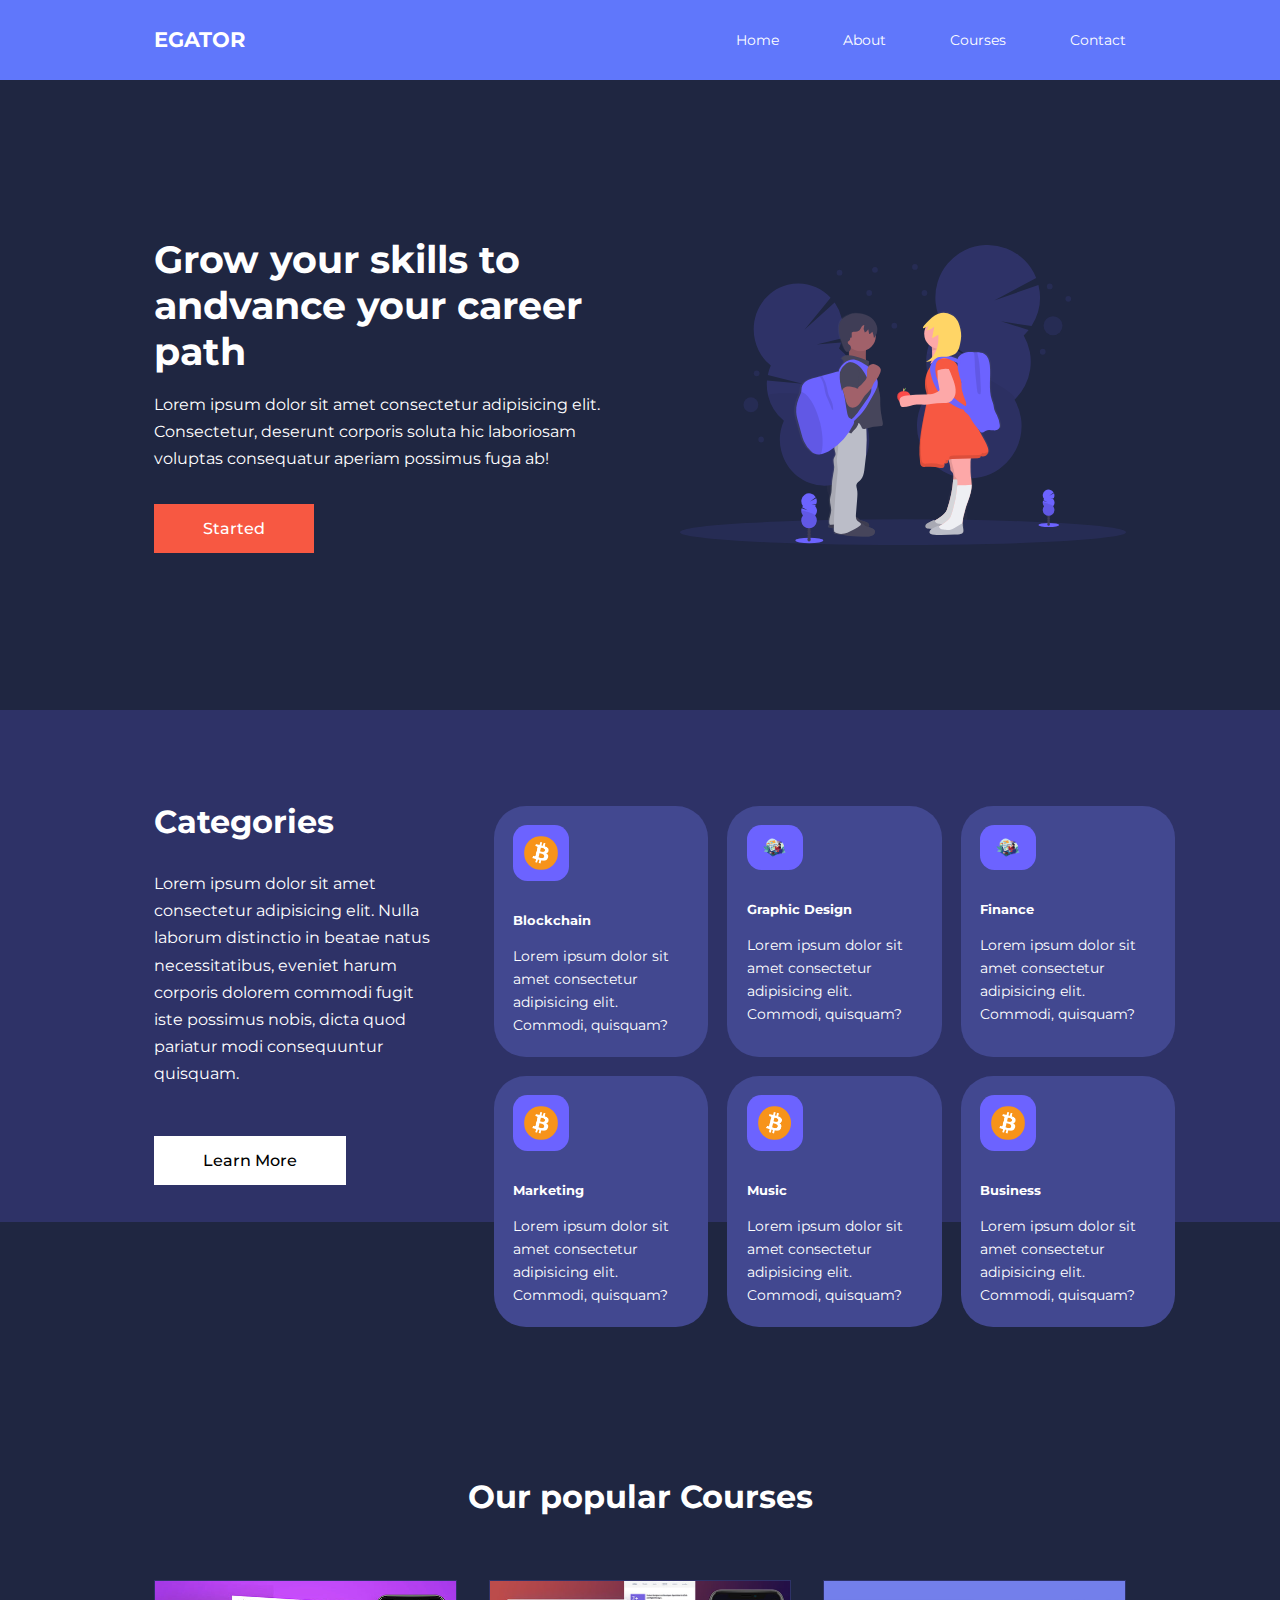
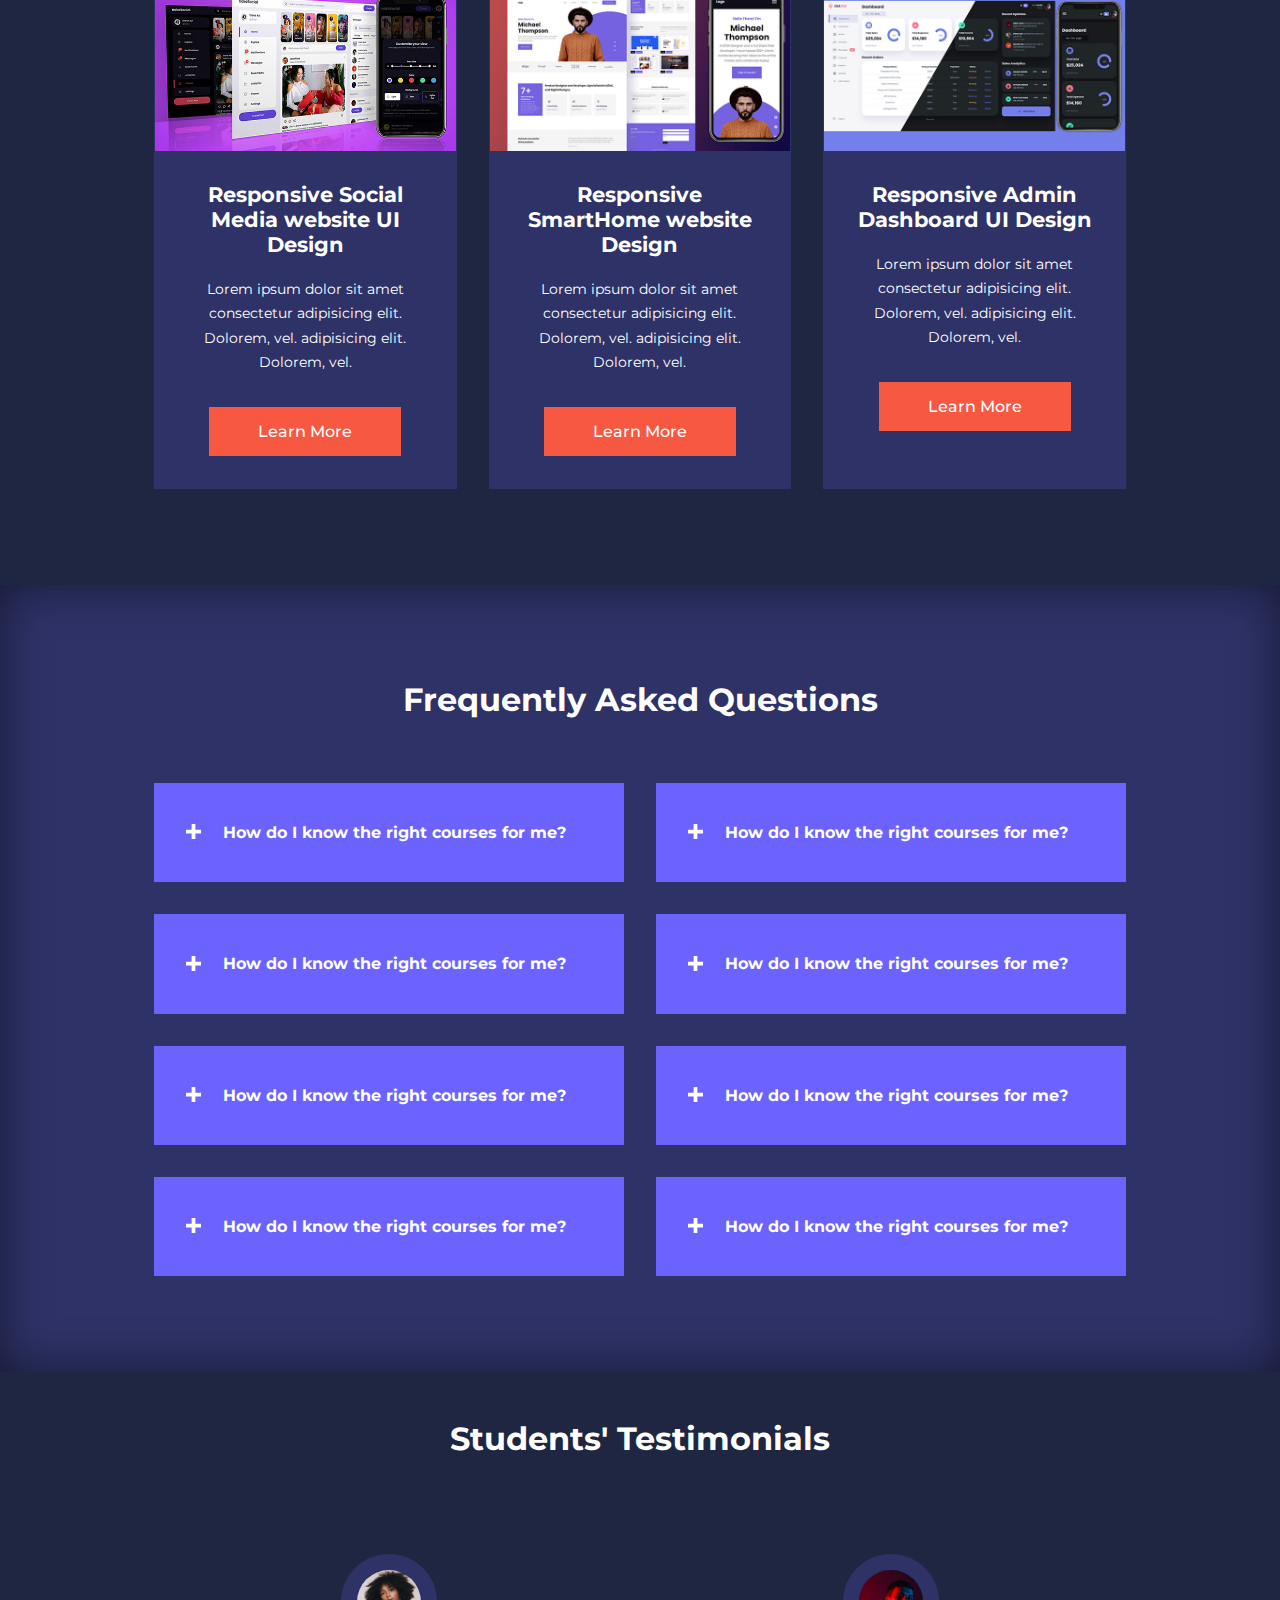
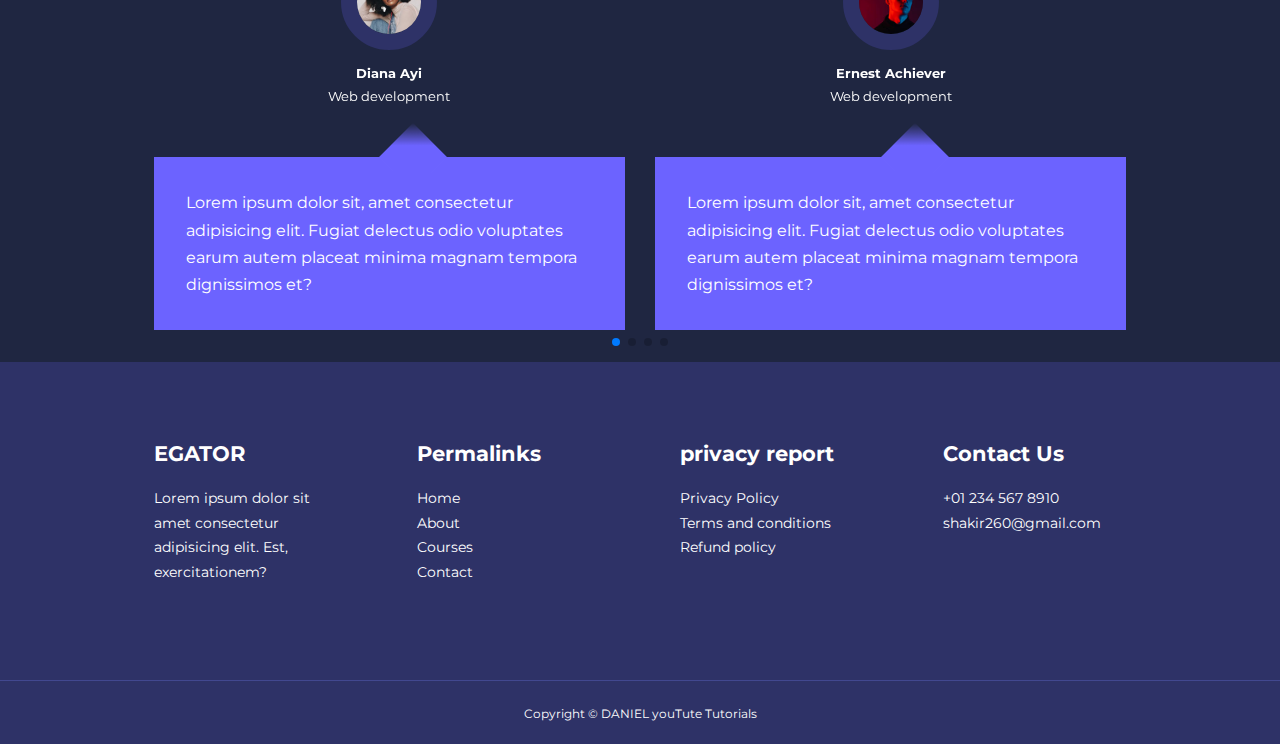
<file: index.html>
<!DOCTYPE html>
<html lang="en">

<head>
  <meta charset="UTF-8">
  <meta http-equiv="X-UA-Compatible" content="IE=edge">
  <meta name="viewport" content="width=device-width, initial-scale=1.0">
  <title>Education website</title>
  <!-- iconscout cdn -->
  <link rel="stylesheet" href="./src/css/style.css">
  <!-- font-awesome -->
  <!-- <link rel="stylesheet" href="https://cdnjs.cloudflare.com/ajax/libs/font-awesome/5.14.0/css/all.min.css" /> -->
  <link rel="stylesheet" href="https://cdnjs.cloudflare.com/ajax/libs/font-awesome/5.14.0/css/all.min.css" />


  <link rel="stylesheet" href="https://cdn.jsdelivr.net/npm/swiper@9/swiper-bundle.min.css" />

  <!-- Google Front (Montserrat) -->
  <link rel="preconnect" href="https://fonts.googleapis.com">
  <link rel="preconnect" href="https://fonts.gstatic.com" crossorigin>
  <link
    href="https://fonts.googleapis.com/css2?family=Montserrat:wght@300;400;500;600;700;800;900&family=Oswald:wght@200;300;400;500;600;700&family=Poppins:ital,wght@0,100;0,200;0,300;0,400;0,500;0,600;1,100;1,200;1,300&display=swap"
    rel="stylesheet">

</head>

<body>
  <nav>
    <div class="container  nav__container">
      <a href="index.html">
        <h4>EGATOR</h4>
      </a>
      <ul class="nav__menu">
        <li><a href="index.html">Home</a></li>
        <li><a href="./pages/About.html">About</a></li>
        <li><a href="./pages/Courses.html">Courses</a></li>
        <li><a href="./pages/Contact.html">Contact</a></li>
      </ul>

      <button id="open-menu-btn">
        <!-- <i class="fa fa-bars" aria-hidden="true"></i> -->
        <svg width="25" height="28" viewBox="0 0 40 28" fill="none" xmlns="http://www.w3.org/2000/svg">
          <rect x="0.5" y="0.5" width="39" height="3" fill="white" stroke="white" />
          <rect x="0.5" y="12.5" width="39" height="3" fill="white" stroke="white" />
          <rect x="0.5" y="24.5" width="39" height="3" fill="white" stroke="white" />
        </svg>

      </button>
      <button id="close-menu-btn">
        <!-- <i class="fa fa-times  close-menu-btn" aria-hidden="true"></i> -->

        <svg width="24" height="39" viewBox="0 0 39 39" fill="none" xmlns="http://www.w3.org/2000/svg">
          <line x1="2.31568" y1="4.37557" x2="36.3157" y2="34.3756" stroke="white" stroke-width="7" />
          <line x1="32.6244" y1="2.31568" x2="2.62444" y2="36.3157" stroke="white" stroke-width="7" />
        </svg>

        </svg>
      </button>



    </div>
  </nav>



  <header>
    <div class="container  header__container">
      <div class="header__left">
        <h1>Grow your skills to andvance your career path</h1>

        <p>Lorem ipsum dolor sit amet consectetur adipisicing elit. Consectetur, deserunt corporis soluta hic laboriosam
          voluptas consequatur aperiam possimus fuga ab!</p>

        <a href="./pages/fullCode/Courses.html" class="btn  btn-primary">Started</a>
      </div>

      <div class="header__right">
        <div class="header__right-image">
          <img src="./images/header.svg" alt="">
        </div>
      </div>
    </div>
  </header>
  <!-- END OF HEADER -->







  <section class="categories">
    <div class="container  categories__container">
      <div class="categories__left">
        <h1>Categories</h1>
        <P>Lorem ipsum dolor sit amet consectetur adipisicing elit. Nulla laborum distinctio in beatae natus
          necessitatibus, eveniet harum corporis dolorem commodi fugit iste possimus nobis, dicta quod pariatur modi
          consequuntur quisquam.</P>

        <a href="#" class="btn">Learn More</a>
      </div>

      <div class="categories__right">
        <article class="category">
          <span class="category__icon">
            <img style="width: 3.5rem;" src="./images/bitcoin (4).png" alt="">
            <!-- <i class="fa fa-btc" aria-hidden="true"></i> -->
            <!-- <i class="fa fa-btc" aria-hidden="true"></i> -->
          </span>
          <h5>Blockchain</h5>
          <p>Lorem ipsum dolor sit amet consectetur adipisicing elit. Commodi, quisquam?</p>
        </article>


        <article class="category">
          <span class="category__icon">
            <img style="width: 3.5rem;" src="./images/graphic-designer-6311240-5211312.png" alt="">
          </span>
          <h5> Graphic Design </h5>
          <p>Lorem ipsum dolor sit amet consectetur adipisicing elit. Commodi, quisquam?</p>
        </article>
        <article class="category">
          <span class="category__icon">
            <img style="width: 3.5rem;" src="./images/graphic-designer-6311240-5211312.png" alt="">
          </span>
          <h5>Finance </h5>
          <p>Lorem ipsum dolor sit amet consectetur adipisicing elit. Commodi, quisquam?</p>
        </article>

        <article class="category">
          <span class="category__icon">
            <img style="width: 3.5rem;" src="./images/bitcoin (4).png" alt="">
          </span>
          <h5>Marketing</h5>
          <p>Lorem ipsum dolor sit amet consectetur adipisicing elit. Commodi, quisquam?</p>
        </article>

        <article class="category">
          <span class="category__icon">
            <img style="width: 3.5rem;" src="./images/bitcoin (4).png" alt="">
          </span>
          <h5>Music</h5>
          <p>Lorem ipsum dolor sit amet consectetur adipisicing elit. Commodi, quisquam?</p>
        </article>

        <article class="category">
          <span class="category__icon">
            <img style="width: 3.5rem;" src="./images/bitcoin (4).png" alt="">
          </span>
          <h5>Business</h5>
          <p>Lorem ipsum dolor sit amet consectetur adipisicing elit. Commodi, quisquam?</p>
        </article>
      </div>
    </div>
  </section>

  <!-- END OF  CATEGORIES -->


  <section class="courses">
    <h2>Our popular Courses</h2>
    <div class="container courses__container">
      <article class="course">
        <div class="coure__image">
          <img src="./images/course1.jpg" alt="">
        </div>
        <div class="course__info">
          <h4>Responsive Social Media website UI Design</h4>

          <p>Lorem ipsum dolor sit amet consectetur adipisicing elit. Dolorem, vel. adipisicing elit. Dolorem, vel.</p>

          <a href="./pages/fullCode/Courses.html" class="btn btn-primary">Learn More</a>
        </div>
      </article>
      <article class="course">
        <div class="coure__image">
          <img src="./images/course2.jpg" alt="">
        </div>
        <div class="course__info">
          <h4>Responsive SmartHome website Design</h4>

          <p>Lorem ipsum dolor sit amet consectetur adipisicing elit. Dolorem, vel. adipisicing elit. Dolorem, vel.</p>

          <a href="./pages/fullCode/Courses.html" class="btn btn-primary">Learn More</a>
        </div>
      </article>
      <article class="course">
        <div class="coure__image">
          <img src="./images/course3.jpg" alt="">
        </div>
        <div class="course__info">
          <h4>Responsive Admin Dashboard UI Design</h4>

          <p>Lorem ipsum dolor sit amet consectetur adipisicing elit. Dolorem, vel. adipisicing elit. Dolorem, vel.</p>

          <a href="./pages/fullCode/Courses.html" class="btn btn-primary">Learn More</a>
        </div>
      </article>
    </div>
  </section>


  <!------------------------- ENG OF COURSES -------------------->



  <section class="faqs">
    <h2>Frequently Asked Questions</h2>
    <div class="container faqs__container">
      <article class="faq">
        <div class="faq__icon">
          <!-- <i class="fa fa-plus" aria-hidden="true"></i> -->
          <svg width="15" height="15" viewBox="0 0 24 24" fill="none" xmlns="http://www.w3.org/2000/svg">
            <path d="M15 9V0H9V9H0V15H9V24H15V15H24V9H15Z" fill="white" />
          </svg>

        </div>
        <div class="question__answer">
          <h4>How do I know the right courses for me?</h4>
          <p>Lorem ipsum dolor sit amet consectetur, adipisicing elit. Officia expedita pariatur a hic adipisci impedit
            est sint sunt corrupti quae.</p>
        </div>
      </article>
      <article class="faq">
        <div class="faq__icon">
          <!-- <i class="fa fa-plus" aria-hidden="true"></i> -->
          <svg width="15" height="15" viewBox="0 0 24 24" fill="none" xmlns="http://www.w3.org/2000/svg">
            <path d="M15 9V0H9V9H0V15H9V24H15V15H24V9H15Z" fill="white" />
          </svg>
        </div>
        <div class="question__answer">
          <h4>How do I know the right courses for me?</h4>
          <p>Lorem ipsum dolor sit amet consectetur, adipisicing elit. Officia expedita pariatur a hic adipisci impedit
            est sint sunt corrupti quae.</p>
        </div>
      </article>
      <article class="faq">
        <div class="faq__icon">
          <!-- <i class="fa fa-plus" aria-hidden="true"></i> -->
          <svg width="15" height="15" viewBox="0 0 24 24" fill="none" xmlns="http://www.w3.org/2000/svg">
            <path d="M15 9V0H9V9H0V15H9V24H15V15H24V9H15Z" fill="white" />
          </svg>
        </div>
        <div class="question__answer">
          <h4>How do I know the right courses for me?</h4>
          <p>Lorem ipsum dolor sit amet consectetur, adipisicing elit. Officia expedita pariatur a hic adipisci impedit
            est sint sunt corrupti quae.</p>
        </div>
      </article>
      <article class="faq">
        <div class="faq__icon">
          <!-- <i class="fa fa-plus" aria-hidden="true"></i> -->
          <svg width="15" height="15" viewBox="0 0 24 24" fill="none" xmlns="http://www.w3.org/2000/svg">
            <path d="M15 9V0H9V9H0V15H9V24H15V15H24V9H15Z" fill="white" />
          </svg>
        </div>
        <div class="question__answer">
          <h4>How do I know the right courses for me?</h4>
          <p>Lorem ipsum dolor sit amet consectetur, adipisicing elit. Officia expedita pariatur a hic adipisci impedit
            est sint sunt corrupti quae.</p>
        </div>
      </article>
      <article class="faq">
        <div class="faq__icon">
          <!-- <i class="fa fa-plus" aria-hidden="true"></i> -->
          <svg width="15" height="15" viewBox="0 0 24 24" fill="none" xmlns="http://www.w3.org/2000/svg">
            <path d="M15 9V0H9V9H0V15H9V24H15V15H24V9H15Z" fill="white" />
          </svg>
        </div>
        <div class="question__answer">
          <h4>How do I know the right courses for me?</h4>
          <p>Lorem ipsum dolor sit amet consectetur, adipisicing elit. Officia expedita pariatur a hic adipisci impedit
            est sint sunt corrupti quae.</p>
        </div>
      </article>
      <article class="faq">
        <div class="faq__icon">
          <!-- <i class="fa fa-plus" aria-hidden="true"></i> -->
          <svg width="15" height="15" viewBox="0 0 24 24" fill="none" xmlns="http://www.w3.org/2000/svg">
            <path d="M15 9V0H9V9H0V15H9V24H15V15H24V9H15Z" fill="white" />
          </svg>
        </div>
        <div class="question__answer">
          <h4>How do I know the right courses for me?</h4>
          <p>Lorem ipsum dolor sit amet consectetur, adipisicing elit. Officia expedita pariatur a hic adipisci impedit
            est sint sunt corrupti quae.</p>
        </div>
      </article>
      <article class="faq">
        <div class="faq__icon">
          <!-- <i class="fa fa-plus" aria-hidden="true"></i> -->
          <svg width="15" height="15" viewBox="0 0 24 24" fill="none" xmlns="http://www.w3.org/2000/svg">
            <path d="M15 9V0H9V9H0V15H9V24H15V15H24V9H15Z" fill="white" />
          </svg>
        </div>
        <div class="question__answer">
          <h4>How do I know the right courses for me?</h4>
          <p>Lorem ipsum dolor sit amet consectetur, adipisicing elit. Officia expedita pariatur a hic adipisci impedit
            est sint sunt corrupti quae.</p>
        </div>
      </article>
      <article class="faq">
        <div class="faq__icon">
          <!-- <i class="fa fa-plus" aria-hidden="true"></i> -->
          <svg width="15" height="15" viewBox="0 0 24 24" fill="none" xmlns="http://www.w3.org/2000/svg">
            <path d="M15 9V0H9V9H0V15H9V24H15V15H24V9H15Z" fill="white" />
          </svg>
        </div>
        <div class="question__answer">
          <h4>How do I know the right courses for me?</h4>
          <p>Lorem ipsum dolor sit amet consectetur, adipisicing elit. Officia expedita pariatur a hic adipisci impedit
            est sint sunt corrupti quae.</p>
        </div>
      </article>
    </div>
  </section>

  <!-- END OF FAQs -->


  <section class="container testimonials__container swiper  mySwiper">
    <h2 id="title">Students' Testimonials</h2>
    <div class="swiper-wrapper">

      <article class="testimonial  swiper-slide">
        <div class="avatar">
          <img src="./images/avatar1.jpg" alt="">
        </div>
        <div class="testimonial__info">
          <h5>Diana Ayi</h5>
          <small>Web development</small>
        </div>
        <div class="testimonial__body">
          <p>
            Lorem ipsum dolor sit, amet consectetur adipisicing elit. Fugiat delectus odio voluptates earum autem
            placeat minima magnam tempora dignissimos et?
          </p>
        </div>
      </article>
      <article class="testimonial  swiper-slide">
        <div class="avatar">
          <img src="./images/avatar2.jpg" alt="">
        </div>
        <div class="testimonial__info">
          <h5>Ernest Achiever</h5>
          <small>Web development</small>
        </div>
        <div class="testimonial__body">
          <p>
            Lorem ipsum dolor sit, amet consectetur adipisicing elit. Fugiat delectus odio voluptates earum autem
            placeat minima magnam tempora dignissimos et?
          </p>
        </div>
      </article>
      <article class="testimonial  swiper-slide">
        <div class="avatar">
          <img src="./images/avatar3.jpg" alt="">
        </div>
        <div class="testimonial__info">
          <h5>Edem Quist</h5>
          <small>Student</small>
        </div>
        <div class="testimonial__body">
          <p>
            Lorem ipsum dolor sit, amet consectetur adipisicing elit. Fugiat delectus odio voluptates earum autem
            placeat minima magnam tempora dignissimos et?
          </p>
        </div>
      </article>
      <article class="testimonial  swiper-slide">
        <div class="avatar">
          <img src="./images/avatar4.jpg" alt="">
        </div>
        <div class="testimonial__info">
          <h5>Diana Ayi</h5>
          <small>Hsjia Bintu</small>
        </div>
        <div class="testimonial__body">
          <p>
            Lorem ipsum dolor sit, amet consectetur adipisicing elit. Fugiat delectus odio voluptates earum autem
            placeat minima magnam tempora dignissimos et?
          </p>
        </div>
      </article>
      <article class="testimonial  swiper-slide">
        <div class="avatar">
          <img src="./images/avatar5.jpg" alt="">
        </div>
        <div class="testimonial__info">
          <h5>Jane Doe</h5>
          <small>Student</small>
        </div>
        <div class="testimonial__body">
          <p>
            Lorem ipsum dolor sit, amet consectetur adipisicing elit. Fugiat delectus odio voluptates earum autem
            placeat minima magnam tempora dignissimos et?
          </p>
        </div>
      </article>
    </div>
    <div class="swiper-pagination"></div>
  </section>
  <!---------------------End Testimonial ------------>



  <footer class=footer>
    <div class="container footer__container">
      <div class="footer__1">
        <a href="./index.html" class="footer__logo">
          <h4>EGATOR</h4>
        </a>
        <P>Lorem ipsum dolor sit amet consectetur adipisicing elit. Est, exercitationem?</P>
      </div>

      <div class="footer__2">
        <h4>Permalinks</h4>
        <!-- <ul class="permalinks">

          <li><a href="./index.html">Home</a></li>
          <li><a href="./pages/fullCode/About.html">About</a></li>
          <li><a href="./pages/fullCode/Courses.html">Courses</a></li>
          <li><a href="./pages/fullCode/Contact.html">Contact</a></li>
        </ul> -->
        <p><a href="./index.html">Home</a></p>
        <p><a href="./pages/fullCode/About.html">About</a></p>
        <p><a href="./pages/fullCode/Courses.html">Courses</a></p>
        <p><a href="./pages/fullCode/Contact.html">Contact</a></p>
      </div>

      <div class="footer__3">
        <h4>privacy report</h4>
        <!-- <ul class="privacy">
          <li><a href="#">Privacy Policy</a></li>
          <li><a href="#">Terms and conditions</a></li>
          <li><a href="#">Refund policy</a></li>
        </ul> -->
        <p><a href="#">Privacy Policy</a></p>
        <p><a href="#">Terms and conditions</a></p>
        <p><a href="#">Refund policy</a></p>
      </div>

      <div class="footer__4">
        <h4>Contact Us</h4>
        <p>+01 234 567 8910</p>
        <p>shakir260@gmail.com</p>
        <ul class="footer__socials">
          <li><a href="#"><i class="fa fa-facebook" aria-hidden="true"></i></a></li>
          <li><a href="#"><i class="fa fa-instagram" aria-hidden="true"></i></a></li>
          <li><a href="#"><i class="fa fa-twitter-square" aria-hidden="true"></i></a></li>
          <li><a href="#"><i class="fa fa-linkedin-square" aria-hidden="true"></i></a></li>
        </ul>
      </div>

    </div>

    <div class="footer__copyright">
      <small>Copyright &copy; DANIEL youTute Tutorials</small>
    </div>
  </footer>



  <script src="./src/js/main.js"></script>
  <script src="https://cdn.jsdelivr.net/npm/swiper@9/swiper-bundle.min.js"></script>


  <!-- Initialize Swiper -->
  <script>
    var swiper = new Swiper(".mySwiper", {
      slidesPerView: 1,
      spaceBetween: 30,
      pagination: {
        el: ".swiper-pagination",
        clickable: true,
      },

      // when window width is >= 600px
      breakpoints: {
        600: {
          slidesPerView: 2,

        }
      }
    });


  </script>

</body>

</html>
</file>
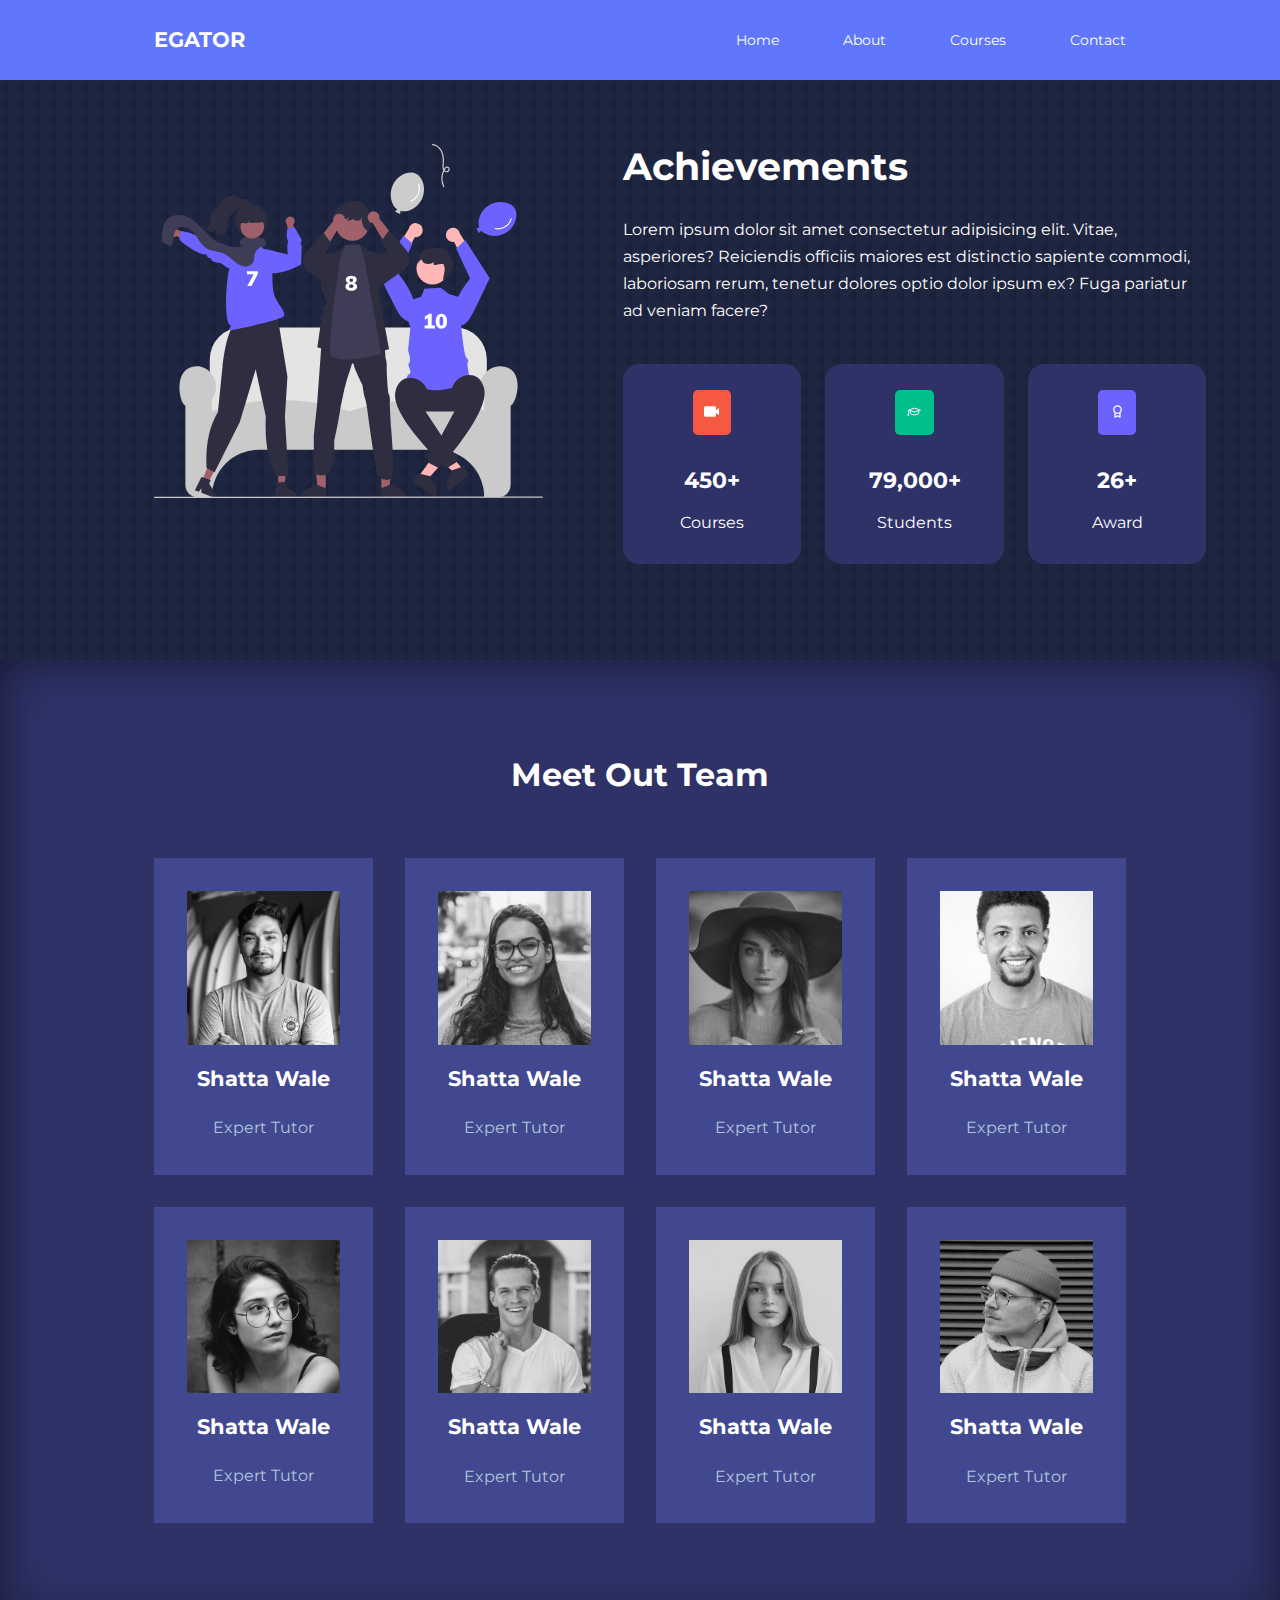
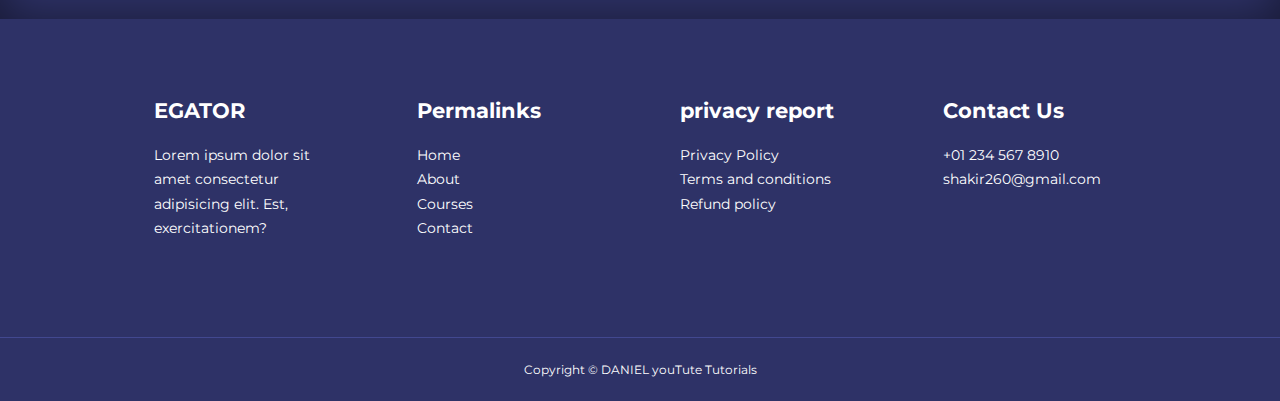
<file: pages/About.html>
<!DOCTYPE html>
<html lang="en">

<head>
  <meta charset="UTF-8">
  <meta http-equiv="X-UA-Compatible" content="IE=edge">
  <meta name="viewport" content="width=device-width, initial-scale=1.0">
  <title>Responsive Multipage education</title>
  <!-- iconscout cdn -->
  <link rel="stylesheet" href="../src/css/about.css">
  <link rel="stylesheet" href="../src/css/style.css">
  <!-- font-awesome -->
  <link rel="stylesheet" href="https://cdnjs.cloudflare.com/ajax/libs/font-awesome/5.14.0/css/all.min.css" />

  <!-- Google Front (Montserrat) -->
  <link rel="preconnect" href="https://fonts.googleapis.com">
  <link rel="preconnect" href="https://fonts.gstatic.com" crossorigin>
  <link
    href="https://fonts.googleapis.com/css2?family=Montserrat:wght@300;400;500;600;700;800;900&family=Oswald:wght@200;300;400;500;600;700&family=Poppins:ital,wght@0,100;0,200;0,300;0,400;0,500;0,600;1,100;1,200;1,300&display=swap"
    rel="stylesheet">

  <style>
    body {
      background-image: url("../images/bg-texture.png");
    }
  </style>
</head>

<body>
  <nav>
    <div class="container  nav__container">
      <a href="index.html">
        <h4>EGATOR</h4>
      </a>
      <ul class="nav__menu">
        <li><a href="../index.html">Home</a></li>
        <li><a href="../pages/About.html">About</a></li>
        <li><a href="../pages/Courses.html">Courses</a></li>
        <li><a href="../pages/Contact.html">Contact</a></li>
      </ul>

      <button id="open-menu-btn">

        <!-- <i class="fa fa-bars" aria-hidden="true"></i> -->
        <svg width="25" height="28" viewBox="0 0 40 28" fill="none" xmlns="http://www.w3.org/2000/svg">
          <rect x="0.5" y="0.5" width="39" height="3" fill="white" stroke="white" />
          <rect x="0.5" y="12.5" width="39" height="3" fill="white" stroke="white" />
          <rect x="0.5" y="24.5" width="39" height="3" fill="white" stroke="white" />
        </svg>

      </button>
      <button id="close-menu-btn">
        <!-- <i class="fa fa-times  close-menu-btn" aria-hidden="true"></i> -->

        <svg width="24" height="39" viewBox="0 0 39 39" fill="none" xmlns="http://www.w3.org/2000/svg">
          <line x1="2.31568" y1="4.37557" x2="36.3157" y2="34.3756" stroke="white" stroke-width="7" />
          <line x1="32.6244" y1="2.31568" x2="2.62444" y2="36.3157" stroke="white" stroke-width="7" />
        </svg>
        </svg>
      </button>
    </div>
  </nav>


  <!-- End of navbar -->

  <section class="about__achievements">
    <div class="container about__achievement-container">
      <div class="about__achievement-left">
        <img src="../images/about achievements.svg" alt="">
      </div>
      <div class="about__achievements-right">
        <h1>Achievements</h1>
        <p>Lorem ipsum dolor sit amet consectetur adipisicing elit. Vitae, asperiores? Reiciendis officiis maiores est
          distinctio sapiente commodi, laboriosam rerum, tenetur dolores optio dolor ipsum ex? Fuga pariatur ad veniam
          facere?</p>
        <div class="achievements__cards">
          <article class="achievement__card">
            <span class="achievement__icon">
              <svg width="15" height="15" viewBox="0 0 20 14" fill="none" xmlns="http://www.w3.org/2000/svg">
                <path
                  d="M16 2C16 0.897 15.103 0 14 0H2C0.897 0 0 0.897 0 2V12C0 13.103 0.897 14 2 14H14C15.103 14 16 13.103 16 12V8.667L20 12V2L16 5.333V2Z"
                  fill="white" />
              </svg>
            </span>
            <h3>450+</h3>
            <p>Courses</p>
          </article>
          <article class="achievement__card">
            <span class="achievement__icon">
              <svg width="15" height="15" viewBox="0 0 32 32" fill="none" xmlns="http://www.w3.org/2000/svg">
                <path d="M3 13V24" stroke="white" stroke-width="2" stroke-miterlimit="10" />
                <path
                  d="M3 26C4.10457 26 5 25.1046 5 24C5 22.8954 4.10457 22 3 22C1.89543 22 1 22.8954 1 24C1 25.1046 1.89543 26 3 26Z"
                  fill="white" />
                <path d="M16 8.83301L3.5 13L16 17.167L28.5 13L16 8.83301Z" stroke="white" stroke-width="2"
                  stroke-miterlimit="10" />
                <path d="M7 14.451V20C7 21.657 11.029 23 16 23C20.971 23 25 21.657 25 20V14.451" stroke="white"
                  stroke-width="2" stroke-miterlimit="10" />
              </svg>

            </span>
            <h3>79,000+</h3>
            <p>Students</p>
          </article>
          <article class="achievement__card">
            <span class="achievement__icon">
              <svg width="15" height="15" viewBox="0 0 24 24" fill="none" xmlns="http://www.w3.org/2000/svg">
                <path
                  d="M5 8.999C5 10.901 5.765 12.626 7 13.889V21C6.99937 21.1707 7.04252 21.3387 7.12533 21.4879C7.20814 21.6372 7.32785 21.7627 7.47301 21.8525C7.61818 21.9423 7.78394 21.9933 7.95446 22.0008C8.12498 22.0082 8.29457 21.9718 8.447 21.895L12 20.118L15.553 21.894C15.7051 21.9709 15.8744 22.0074 16.0446 21.9998C16.2149 21.9923 16.3803 21.9411 16.525 21.851C16.82 21.668 17 21.347 17 21V13.89C18.2822 12.585 19.0005 10.8285 19 8.999C19 5.14 15.86 2 12 2C8.14 2 5 5.14 5 8.999ZM12.447 18.105C12.3081 18.0355 12.1549 17.9993 11.9995 17.9993C11.8441 17.9993 11.6909 18.0355 11.552 18.105L9 19.382V15.315C9.911 15.749 10.926 16 12 16C13.074 16 14.089 15.75 15 15.315V19.381L12.447 18.105ZM12 4C14.756 4 17 6.242 17 8.999C16.9987 10.3248 16.4715 11.5959 15.5341 12.5334C14.5968 13.471 13.3258 13.9984 12 14C9.243 14 7 11.757 7 8.999C7.00159 7.6735 7.52891 6.40275 8.46628 5.46557C9.40365 4.5284 10.6745 4.00132 12 4Z"
                  fill="white" />
              </svg>
            </span>
            <h3>26+</h3>
            <p>Award</p>
          </article>
        </div>
      </div>
    </div>
  </section>

  <!--=================== End of Achievement =======================-->




  <section class="team">
    <h2>Meet Out Team</h2>
    <div class="container team__container">
      <article class="team__member">
        <div class="team__member-image">
          <img src="../images/tm1.jpg" alt="">
        </div>
        <div class="team__member-info">
          <h4>Shatta Wale</h4>
          <p>Expert Tutor</p>
        </div>
        <div class="team__member-socials">
          <a href="https://instagram.com" target="_blank" rel="noreferral">
            <svg width="15" height="15" viewBox="0 0 24 24" fill="none" xmlns="http://www.w3.org/2000/svg">
              <path
                d="M15.3337 3.75H8.6655C7.36213 3.75099 6.11243 4.26919 5.19081 5.19081C4.26919 6.11243 3.75099 7.36213 3.75 8.6655V15.3337C3.75079 16.6372 4.26891 17.8871 5.19055 18.8089C6.11219 19.7307 7.362 20.249 8.6655 20.25H15.3337C16.6372 20.2488 17.8869 19.7304 18.8085 18.8087C19.7301 17.887 20.2483 16.6372 20.2493 15.3337V8.6655C20.2487 7.36201 19.7306 6.11208 18.8089 5.19038C17.8872 4.26867 16.6372 3.7506 15.3337 3.75ZM18.5903 15.3337C18.5901 16.1974 18.2469 17.0256 17.6362 17.6362C17.0256 18.2469 16.1974 18.5901 15.3337 18.5903H8.6655C8.23789 18.5903 7.81446 18.506 7.4194 18.3423C7.02435 18.1787 6.66541 17.9388 6.36307 17.6364C6.06074 17.334 5.82094 16.975 5.65736 16.5799C5.49379 16.1848 5.40965 15.7614 5.40975 15.3337V8.6655C5.40965 8.23792 5.4938 7.81451 5.65738 7.41946C5.82096 7.02441 6.06077 6.66546 6.36312 6.36312C6.66546 6.06077 7.02441 5.82096 7.41946 5.65738C7.81451 5.4938 8.23792 5.40965 8.6655 5.40975H15.3337C16.1972 5.40995 17.0252 5.75303 17.6357 6.36356C18.2462 6.97409 18.5893 7.80208 18.5895 8.6655L18.5903 15.3337Z"
                fill="white" />
              <path
                d="M11.9999 7.73398C9.64639 7.73398 7.73389 9.64722 7.73389 12C7.73389 14.3527 9.64714 16.266 11.9999 16.266C14.3526 16.266 16.2659 14.3527 16.2659 12C16.2659 9.64722 14.3534 7.73398 11.9999 7.73398ZM11.9999 14.6062C11.3087 14.6063 10.6457 14.3318 10.1569 13.8431C9.66804 13.3544 9.39336 12.6916 9.39326 12.0003C9.39316 11.3091 9.66765 10.6462 10.1563 10.1573C10.645 9.66851 11.3079 9.39382 11.9991 9.39372C12.6904 9.39363 13.3533 9.66812 13.8421 10.1568C14.331 10.6455 14.6057 11.3084 14.6058 11.9996C14.6059 12.6908 14.3314 13.3538 13.8427 13.8426C13.354 14.3314 12.6911 14.6061 11.9999 14.6062ZM16.2749 6.74323C16.477 6.74337 16.6745 6.80343 16.8425 6.91582C17.0105 7.0282 17.1414 7.18786 17.2187 7.37462C17.296 7.56138 17.3162 7.76686 17.2767 7.96509C17.2372 8.16332 17.1399 8.3454 16.997 8.48831C16.8541 8.63123 16.672 8.72858 16.4738 8.76805C16.2755 8.80751 16.07 8.78733 15.8833 8.71005C15.6965 8.63278 15.5369 8.50187 15.4245 8.33387C15.3121 8.16588 15.252 7.96834 15.2519 7.76622C15.2519 7.20222 15.6344 6.74323 16.2749 6.74323Z"
                fill="white" />
            </svg>

          </a>
          <a href="https://twitter.com" target="_blank" rel="noreferral">
            <svg width="15" height="15" viewBox="0 0 32 26" fill="none" xmlns="http://www.w3.org/2000/svg">
              <g clip-path="url(#clip0_216_11)">
                <path
                  d="M20.8771 2C22.5191 2 24.3821 2.652 25.4261 3.738C26.7241 3.486 27.949 3.025 29.05 2.386C28.625 3.687 27.7181 4.779 26.5401 5.469C27.6931 5.332 28.797 5.035 29.82 4.59C29.054 5.707 28.0871 6.69 26.9711 7.477C26.9811 7.715 26.987 7.955 26.987 8.195C26.987 15.562 21.445 24 10.939 24C7.71505 24 4.50705 23.133 1.98205 21.551C2.42805 21.605 2.88305 21.631 3.34305 21.631C6.01905 21.631 8.48205 20.74 10.439 19.242C7.93705 19.199 5.82705 17.586 5.10305 15.373C5.45005 15.437 5.81005 15.473 6.17805 15.473C6.69605 15.473 7.20305 15.406 7.68105 15.277C5.06805 14.768 3.10005 12.514 3.10005 9.813C3.10005 9.787 3.10005 9.764 3.10005 9.74C3.87105 10.158 4.75005 10.41 5.68705 10.44C4.15405 9.437 3.14705 7.734 3.14705 5.799C3.14705 4.777 3.42805 3.818 3.91905 2.998C6.73505 6.367 10.945 8.588 15.693 8.822C15.594 8.414 15.543 7.984 15.543 7.553C15.543 4.473 17.7211 2 20.8771 2ZM29.82 4.59H29.8251ZM20.8771 0C17.0331 0 14.06 2.753 13.614 6.552C10.4251 5.905 7.52405 4.204 5.44005 1.711C5.06105 1.257 4.50305 0.998 3.91905 0.998C3.86705 0.998 3.81505 1 3.76305 1.004C3.12305 1.055 2.54705 1.413 2.21605 1.966C1.52505 3.122 1.15905 4.447 1.15905 5.799C1.15905 6.7 1.32105 7.579 1.62505 8.4C1.30005 8.762 1.11305 9.238 1.11305 9.74V9.813C1.11305 11.772 1.88205 13.589 3.16005 14.952C3.08705 15.294 3.10305 15.655 3.21505 15.998C3.65705 17.348 4.45905 18.51 5.49905 19.396C4.80005 19.552 4.07905 19.631 3.34305 19.631C2.95405 19.631 2.57705 19.609 2.22205 19.565C2.14105 19.556 2.06105 19.551 1.98105 19.551C1.14805 19.551 0.391049 20.078 0.108049 20.886C-0.201951 21.77 0.140049 22.753 0.932049 23.249C3.76405 25.023 7.31805 26 10.939 26C17.778 26 22.025 22.843 24.383 20.195C27.243 16.984 28.907 12.718 28.972 8.455C29.899 7.682 30.717 6.79 31.41 5.792C31.661 5.458 31.81 5.041 31.81 4.59C31.81 3.909 31.473 3.308 30.958 2.946C31.181 2.176 30.925 1.342 30.303 0.833C29.94 0.537 29.496 0.386 29.049 0.386C28.708 0.386 28.365 0.474 28.056 0.654C27.391 1.04 26.68 1.344 25.931 1.562C24.555 0.592 22.6881 0 20.8771 0Z"
                  fill="white" />
              </g>
              <defs>
                <clipPath id="clip0_216_11">
                  <rect width="31.812" height="26" fill="white" />
                </clipPath>
              </defs>
            </svg>


          </a>
          <a href="https://linkedin.com" target="_blank" rel="noreferral">
            <svg width="12" height="12" viewBox="0 0 24 24" fill="none" xmlns="http://www.w3.org/2000/svg">
              <g clip-path="url(#clip0_216_16)">
                <path fill-rule="evenodd" clip-rule="evenodd"
                  d="M14.6 7.51651V8.45345C15.5039 7.89189 16.5474 7.56458 18.133 7.56458C23.2937 7.56458 23.9543 11.4219 23.9543 14.7823V23.9475L17.9874 24V15.2342C17.9874 13.7628 17.4604 13.4835 16.4859 13.4835C15.5595 13.4835 14.9844 13.7763 14.9844 15.2342V24L8.93934 23.9475V7.5165L14.6 7.51651ZM6.006 7.50661V23.9931H0V7.50663H6.006V7.50661ZM4.5045 9.00811H1.5015V22.4916H4.5045V9.00813V9.00811ZM13.0985 9.01801H10.4408V22.4595L13.4829 22.4865V15.2342C13.4829 12.4039 15.3643 11.982 16.4859 11.982C17.8553 11.982 19.4889 12.5466 19.4889 15.2342V22.4865L22.4528 22.4595V14.7823C22.4528 10.6156 21.2832 9.06606 18.133 9.06606C16.2396 9.06606 15.4198 9.62763 14.6165 10.3033L14.4078 10.4805H13.0985V9.01801ZM3.003 0C4.65916 0 6.006 1.34685 6.006 3.003C6.006 4.65916 4.65916 6.006 3.003 6.006C1.34685 6.006 0 4.65916 0 3.003C0 1.34685 1.34685 0 3.003 0ZM3.003 1.5015C2.17567 1.5015 1.5015 2.17568 1.5015 3.003C1.5015 3.83033 2.17567 4.5045 3.003 4.5045C3.83032 4.5045 4.5045 3.83033 4.5045 3.003C4.5045 2.17568 3.83032 1.5015 3.003 1.5015Z"
                  fill="white" />
              </g>
              <defs>
                <clipPath id="clip0_216_16">
                  <rect width="24" height="24" fill="white" />
                </clipPath>
              </defs>
            </svg>
          </a>
        </div>
      </article>
      <article class="team__member">
        <div class="team__member-image">
          <img src="../images/tm2.jpg" alt="">
        </div>
        <div class="team__member-info">
          <h4>Shatta Wale</h4>
          <p>Expert Tutor</p>
        </div>
        <div class="team__member-socials">
          <a href="https://instagram.com" target="_blank" rel="noreferral">
            <svg width="15" height="15" viewBox="0 0 24 24" fill="none" xmlns="http://www.w3.org/2000/svg">
              <path
                d="M15.3337 3.75H8.6655C7.36213 3.75099 6.11243 4.26919 5.19081 5.19081C4.26919 6.11243 3.75099 7.36213 3.75 8.6655V15.3337C3.75079 16.6372 4.26891 17.8871 5.19055 18.8089C6.11219 19.7307 7.362 20.249 8.6655 20.25H15.3337C16.6372 20.2488 17.8869 19.7304 18.8085 18.8087C19.7301 17.887 20.2483 16.6372 20.2493 15.3337V8.6655C20.2487 7.36201 19.7306 6.11208 18.8089 5.19038C17.8872 4.26867 16.6372 3.7506 15.3337 3.75ZM18.5903 15.3337C18.5901 16.1974 18.2469 17.0256 17.6362 17.6362C17.0256 18.2469 16.1974 18.5901 15.3337 18.5903H8.6655C8.23789 18.5903 7.81446 18.506 7.4194 18.3423C7.02435 18.1787 6.66541 17.9388 6.36307 17.6364C6.06074 17.334 5.82094 16.975 5.65736 16.5799C5.49379 16.1848 5.40965 15.7614 5.40975 15.3337V8.6655C5.40965 8.23792 5.4938 7.81451 5.65738 7.41946C5.82096 7.02441 6.06077 6.66546 6.36312 6.36312C6.66546 6.06077 7.02441 5.82096 7.41946 5.65738C7.81451 5.4938 8.23792 5.40965 8.6655 5.40975H15.3337C16.1972 5.40995 17.0252 5.75303 17.6357 6.36356C18.2462 6.97409 18.5893 7.80208 18.5895 8.6655L18.5903 15.3337Z"
                fill="white" />
              <path
                d="M11.9999 7.73398C9.64639 7.73398 7.73389 9.64722 7.73389 12C7.73389 14.3527 9.64714 16.266 11.9999 16.266C14.3526 16.266 16.2659 14.3527 16.2659 12C16.2659 9.64722 14.3534 7.73398 11.9999 7.73398ZM11.9999 14.6062C11.3087 14.6063 10.6457 14.3318 10.1569 13.8431C9.66804 13.3544 9.39336 12.6916 9.39326 12.0003C9.39316 11.3091 9.66765 10.6462 10.1563 10.1573C10.645 9.66851 11.3079 9.39382 11.9991 9.39372C12.6904 9.39363 13.3533 9.66812 13.8421 10.1568C14.331 10.6455 14.6057 11.3084 14.6058 11.9996C14.6059 12.6908 14.3314 13.3538 13.8427 13.8426C13.354 14.3314 12.6911 14.6061 11.9999 14.6062ZM16.2749 6.74323C16.477 6.74337 16.6745 6.80343 16.8425 6.91582C17.0105 7.0282 17.1414 7.18786 17.2187 7.37462C17.296 7.56138 17.3162 7.76686 17.2767 7.96509C17.2372 8.16332 17.1399 8.3454 16.997 8.48831C16.8541 8.63123 16.672 8.72858 16.4738 8.76805C16.2755 8.80751 16.07 8.78733 15.8833 8.71005C15.6965 8.63278 15.5369 8.50187 15.4245 8.33387C15.3121 8.16588 15.252 7.96834 15.2519 7.76622C15.2519 7.20222 15.6344 6.74323 16.2749 6.74323Z"
                fill="white" />
            </svg>

          </a>
          <a href="https://twitter.com" target="_blank" rel="noreferral">
            <svg width="15" height="15" viewBox="0 0 32 26" fill="none" xmlns="http://www.w3.org/2000/svg">
              <g clip-path="url(#clip0_216_11)">
                <path
                  d="M20.8771 2C22.5191 2 24.3821 2.652 25.4261 3.738C26.7241 3.486 27.949 3.025 29.05 2.386C28.625 3.687 27.7181 4.779 26.5401 5.469C27.6931 5.332 28.797 5.035 29.82 4.59C29.054 5.707 28.0871 6.69 26.9711 7.477C26.9811 7.715 26.987 7.955 26.987 8.195C26.987 15.562 21.445 24 10.939 24C7.71505 24 4.50705 23.133 1.98205 21.551C2.42805 21.605 2.88305 21.631 3.34305 21.631C6.01905 21.631 8.48205 20.74 10.439 19.242C7.93705 19.199 5.82705 17.586 5.10305 15.373C5.45005 15.437 5.81005 15.473 6.17805 15.473C6.69605 15.473 7.20305 15.406 7.68105 15.277C5.06805 14.768 3.10005 12.514 3.10005 9.813C3.10005 9.787 3.10005 9.764 3.10005 9.74C3.87105 10.158 4.75005 10.41 5.68705 10.44C4.15405 9.437 3.14705 7.734 3.14705 5.799C3.14705 4.777 3.42805 3.818 3.91905 2.998C6.73505 6.367 10.945 8.588 15.693 8.822C15.594 8.414 15.543 7.984 15.543 7.553C15.543 4.473 17.7211 2 20.8771 2ZM29.82 4.59H29.8251ZM20.8771 0C17.0331 0 14.06 2.753 13.614 6.552C10.4251 5.905 7.52405 4.204 5.44005 1.711C5.06105 1.257 4.50305 0.998 3.91905 0.998C3.86705 0.998 3.81505 1 3.76305 1.004C3.12305 1.055 2.54705 1.413 2.21605 1.966C1.52505 3.122 1.15905 4.447 1.15905 5.799C1.15905 6.7 1.32105 7.579 1.62505 8.4C1.30005 8.762 1.11305 9.238 1.11305 9.74V9.813C1.11305 11.772 1.88205 13.589 3.16005 14.952C3.08705 15.294 3.10305 15.655 3.21505 15.998C3.65705 17.348 4.45905 18.51 5.49905 19.396C4.80005 19.552 4.07905 19.631 3.34305 19.631C2.95405 19.631 2.57705 19.609 2.22205 19.565C2.14105 19.556 2.06105 19.551 1.98105 19.551C1.14805 19.551 0.391049 20.078 0.108049 20.886C-0.201951 21.77 0.140049 22.753 0.932049 23.249C3.76405 25.023 7.31805 26 10.939 26C17.778 26 22.025 22.843 24.383 20.195C27.243 16.984 28.907 12.718 28.972 8.455C29.899 7.682 30.717 6.79 31.41 5.792C31.661 5.458 31.81 5.041 31.81 4.59C31.81 3.909 31.473 3.308 30.958 2.946C31.181 2.176 30.925 1.342 30.303 0.833C29.94 0.537 29.496 0.386 29.049 0.386C28.708 0.386 28.365 0.474 28.056 0.654C27.391 1.04 26.68 1.344 25.931 1.562C24.555 0.592 22.6881 0 20.8771 0Z"
                  fill="white" />
              </g>
              <defs>
                <clipPath id="clip0_216_11">
                  <rect width="31.812" height="26" fill="white" />
                </clipPath>
              </defs>
            </svg>


          </a>
          <a href="https://linkedin.com" target="_blank" rel="noreferral">
            <svg width="12" height="12" viewBox="0 0 24 24" fill="none" xmlns="http://www.w3.org/2000/svg">
              <g clip-path="url(#clip0_216_16)">
                <path fill-rule="evenodd" clip-rule="evenodd"
                  d="M14.6 7.51651V8.45345C15.5039 7.89189 16.5474 7.56458 18.133 7.56458C23.2937 7.56458 23.9543 11.4219 23.9543 14.7823V23.9475L17.9874 24V15.2342C17.9874 13.7628 17.4604 13.4835 16.4859 13.4835C15.5595 13.4835 14.9844 13.7763 14.9844 15.2342V24L8.93934 23.9475V7.5165L14.6 7.51651ZM6.006 7.50661V23.9931H0V7.50663H6.006V7.50661ZM4.5045 9.00811H1.5015V22.4916H4.5045V9.00813V9.00811ZM13.0985 9.01801H10.4408V22.4595L13.4829 22.4865V15.2342C13.4829 12.4039 15.3643 11.982 16.4859 11.982C17.8553 11.982 19.4889 12.5466 19.4889 15.2342V22.4865L22.4528 22.4595V14.7823C22.4528 10.6156 21.2832 9.06606 18.133 9.06606C16.2396 9.06606 15.4198 9.62763 14.6165 10.3033L14.4078 10.4805H13.0985V9.01801ZM3.003 0C4.65916 0 6.006 1.34685 6.006 3.003C6.006 4.65916 4.65916 6.006 3.003 6.006C1.34685 6.006 0 4.65916 0 3.003C0 1.34685 1.34685 0 3.003 0ZM3.003 1.5015C2.17567 1.5015 1.5015 2.17568 1.5015 3.003C1.5015 3.83033 2.17567 4.5045 3.003 4.5045C3.83032 4.5045 4.5045 3.83033 4.5045 3.003C4.5045 2.17568 3.83032 1.5015 3.003 1.5015Z"
                  fill="white" />
              </g>
              <defs>
                <clipPath id="clip0_216_16">
                  <rect width="24" height="24" fill="white" />
                </clipPath>
              </defs>
            </svg>
          </a>
        </div>
      </article>
      <article class="team__member">
        <div class="team__member-image">
          <img src="../images/tm3.jpg" alt="">
        </div>
        <div class="team__member-info">
          <h4>Shatta Wale</h4>
          <p>Expert Tutor</p>
        </div>
        <div class="team__member-socials">
          <a href="https://instagram.com" target="_blank" rel="noreferral">
            <svg width="15" height="15" viewBox="0 0 24 24" fill="none" xmlns="http://www.w3.org/2000/svg">
              <path
                d="M15.3337 3.75H8.6655C7.36213 3.75099 6.11243 4.26919 5.19081 5.19081C4.26919 6.11243 3.75099 7.36213 3.75 8.6655V15.3337C3.75079 16.6372 4.26891 17.8871 5.19055 18.8089C6.11219 19.7307 7.362 20.249 8.6655 20.25H15.3337C16.6372 20.2488 17.8869 19.7304 18.8085 18.8087C19.7301 17.887 20.2483 16.6372 20.2493 15.3337V8.6655C20.2487 7.36201 19.7306 6.11208 18.8089 5.19038C17.8872 4.26867 16.6372 3.7506 15.3337 3.75ZM18.5903 15.3337C18.5901 16.1974 18.2469 17.0256 17.6362 17.6362C17.0256 18.2469 16.1974 18.5901 15.3337 18.5903H8.6655C8.23789 18.5903 7.81446 18.506 7.4194 18.3423C7.02435 18.1787 6.66541 17.9388 6.36307 17.6364C6.06074 17.334 5.82094 16.975 5.65736 16.5799C5.49379 16.1848 5.40965 15.7614 5.40975 15.3337V8.6655C5.40965 8.23792 5.4938 7.81451 5.65738 7.41946C5.82096 7.02441 6.06077 6.66546 6.36312 6.36312C6.66546 6.06077 7.02441 5.82096 7.41946 5.65738C7.81451 5.4938 8.23792 5.40965 8.6655 5.40975H15.3337C16.1972 5.40995 17.0252 5.75303 17.6357 6.36356C18.2462 6.97409 18.5893 7.80208 18.5895 8.6655L18.5903 15.3337Z"
                fill="white" />
              <path
                d="M11.9999 7.73398C9.64639 7.73398 7.73389 9.64722 7.73389 12C7.73389 14.3527 9.64714 16.266 11.9999 16.266C14.3526 16.266 16.2659 14.3527 16.2659 12C16.2659 9.64722 14.3534 7.73398 11.9999 7.73398ZM11.9999 14.6062C11.3087 14.6063 10.6457 14.3318 10.1569 13.8431C9.66804 13.3544 9.39336 12.6916 9.39326 12.0003C9.39316 11.3091 9.66765 10.6462 10.1563 10.1573C10.645 9.66851 11.3079 9.39382 11.9991 9.39372C12.6904 9.39363 13.3533 9.66812 13.8421 10.1568C14.331 10.6455 14.6057 11.3084 14.6058 11.9996C14.6059 12.6908 14.3314 13.3538 13.8427 13.8426C13.354 14.3314 12.6911 14.6061 11.9999 14.6062ZM16.2749 6.74323C16.477 6.74337 16.6745 6.80343 16.8425 6.91582C17.0105 7.0282 17.1414 7.18786 17.2187 7.37462C17.296 7.56138 17.3162 7.76686 17.2767 7.96509C17.2372 8.16332 17.1399 8.3454 16.997 8.48831C16.8541 8.63123 16.672 8.72858 16.4738 8.76805C16.2755 8.80751 16.07 8.78733 15.8833 8.71005C15.6965 8.63278 15.5369 8.50187 15.4245 8.33387C15.3121 8.16588 15.252 7.96834 15.2519 7.76622C15.2519 7.20222 15.6344 6.74323 16.2749 6.74323Z"
                fill="white" />
            </svg>

          </a>
          <a href="https://twitter.com" target="_blank" rel="noreferral">
            <svg width="15" height="15" viewBox="0 0 32 26" fill="none" xmlns="http://www.w3.org/2000/svg">
              <g clip-path="url(#clip0_216_11)">
                <path
                  d="M20.8771 2C22.5191 2 24.3821 2.652 25.4261 3.738C26.7241 3.486 27.949 3.025 29.05 2.386C28.625 3.687 27.7181 4.779 26.5401 5.469C27.6931 5.332 28.797 5.035 29.82 4.59C29.054 5.707 28.0871 6.69 26.9711 7.477C26.9811 7.715 26.987 7.955 26.987 8.195C26.987 15.562 21.445 24 10.939 24C7.71505 24 4.50705 23.133 1.98205 21.551C2.42805 21.605 2.88305 21.631 3.34305 21.631C6.01905 21.631 8.48205 20.74 10.439 19.242C7.93705 19.199 5.82705 17.586 5.10305 15.373C5.45005 15.437 5.81005 15.473 6.17805 15.473C6.69605 15.473 7.20305 15.406 7.68105 15.277C5.06805 14.768 3.10005 12.514 3.10005 9.813C3.10005 9.787 3.10005 9.764 3.10005 9.74C3.87105 10.158 4.75005 10.41 5.68705 10.44C4.15405 9.437 3.14705 7.734 3.14705 5.799C3.14705 4.777 3.42805 3.818 3.91905 2.998C6.73505 6.367 10.945 8.588 15.693 8.822C15.594 8.414 15.543 7.984 15.543 7.553C15.543 4.473 17.7211 2 20.8771 2ZM29.82 4.59H29.8251ZM20.8771 0C17.0331 0 14.06 2.753 13.614 6.552C10.4251 5.905 7.52405 4.204 5.44005 1.711C5.06105 1.257 4.50305 0.998 3.91905 0.998C3.86705 0.998 3.81505 1 3.76305 1.004C3.12305 1.055 2.54705 1.413 2.21605 1.966C1.52505 3.122 1.15905 4.447 1.15905 5.799C1.15905 6.7 1.32105 7.579 1.62505 8.4C1.30005 8.762 1.11305 9.238 1.11305 9.74V9.813C1.11305 11.772 1.88205 13.589 3.16005 14.952C3.08705 15.294 3.10305 15.655 3.21505 15.998C3.65705 17.348 4.45905 18.51 5.49905 19.396C4.80005 19.552 4.07905 19.631 3.34305 19.631C2.95405 19.631 2.57705 19.609 2.22205 19.565C2.14105 19.556 2.06105 19.551 1.98105 19.551C1.14805 19.551 0.391049 20.078 0.108049 20.886C-0.201951 21.77 0.140049 22.753 0.932049 23.249C3.76405 25.023 7.31805 26 10.939 26C17.778 26 22.025 22.843 24.383 20.195C27.243 16.984 28.907 12.718 28.972 8.455C29.899 7.682 30.717 6.79 31.41 5.792C31.661 5.458 31.81 5.041 31.81 4.59C31.81 3.909 31.473 3.308 30.958 2.946C31.181 2.176 30.925 1.342 30.303 0.833C29.94 0.537 29.496 0.386 29.049 0.386C28.708 0.386 28.365 0.474 28.056 0.654C27.391 1.04 26.68 1.344 25.931 1.562C24.555 0.592 22.6881 0 20.8771 0Z"
                  fill="white" />
              </g>
              <defs>
                <clipPath id="clip0_216_11">
                  <rect width="31.812" height="26" fill="white" />
                </clipPath>
              </defs>
            </svg>


          </a>
          <a href="https://linkedin.com" target="_blank" rel="noreferral">
            <svg width="12" height="12" viewBox="0 0 24 24" fill="none" xmlns="http://www.w3.org/2000/svg">
              <g clip-path="url(#clip0_216_16)">
                <path fill-rule="evenodd" clip-rule="evenodd"
                  d="M14.6 7.51651V8.45345C15.5039 7.89189 16.5474 7.56458 18.133 7.56458C23.2937 7.56458 23.9543 11.4219 23.9543 14.7823V23.9475L17.9874 24V15.2342C17.9874 13.7628 17.4604 13.4835 16.4859 13.4835C15.5595 13.4835 14.9844 13.7763 14.9844 15.2342V24L8.93934 23.9475V7.5165L14.6 7.51651ZM6.006 7.50661V23.9931H0V7.50663H6.006V7.50661ZM4.5045 9.00811H1.5015V22.4916H4.5045V9.00813V9.00811ZM13.0985 9.01801H10.4408V22.4595L13.4829 22.4865V15.2342C13.4829 12.4039 15.3643 11.982 16.4859 11.982C17.8553 11.982 19.4889 12.5466 19.4889 15.2342V22.4865L22.4528 22.4595V14.7823C22.4528 10.6156 21.2832 9.06606 18.133 9.06606C16.2396 9.06606 15.4198 9.62763 14.6165 10.3033L14.4078 10.4805H13.0985V9.01801ZM3.003 0C4.65916 0 6.006 1.34685 6.006 3.003C6.006 4.65916 4.65916 6.006 3.003 6.006C1.34685 6.006 0 4.65916 0 3.003C0 1.34685 1.34685 0 3.003 0ZM3.003 1.5015C2.17567 1.5015 1.5015 2.17568 1.5015 3.003C1.5015 3.83033 2.17567 4.5045 3.003 4.5045C3.83032 4.5045 4.5045 3.83033 4.5045 3.003C4.5045 2.17568 3.83032 1.5015 3.003 1.5015Z"
                  fill="white" />
              </g>
              <defs>
                <clipPath id="clip0_216_16">
                  <rect width="24" height="24" fill="white" />
                </clipPath>
              </defs>
            </svg>
          </a>
        </div>
      </article>
      <article class="team__member">
        <div class="team__member-image">
          <img src="../images/tm4.jpg" alt="">
        </div>
        <div class="team__member-info">
          <h4>Shatta Wale</h4>
          <p>Expert Tutor</p>
        </div>
        <div class="team__member-socials">
          <a href="https://instagram.com" target="_blank" rel="noreferral">
            <svg width="15" height="15" viewBox="0 0 24 24" fill="none" xmlns="http://www.w3.org/2000/svg">
              <path
                d="M15.3337 3.75H8.6655C7.36213 3.75099 6.11243 4.26919 5.19081 5.19081C4.26919 6.11243 3.75099 7.36213 3.75 8.6655V15.3337C3.75079 16.6372 4.26891 17.8871 5.19055 18.8089C6.11219 19.7307 7.362 20.249 8.6655 20.25H15.3337C16.6372 20.2488 17.8869 19.7304 18.8085 18.8087C19.7301 17.887 20.2483 16.6372 20.2493 15.3337V8.6655C20.2487 7.36201 19.7306 6.11208 18.8089 5.19038C17.8872 4.26867 16.6372 3.7506 15.3337 3.75ZM18.5903 15.3337C18.5901 16.1974 18.2469 17.0256 17.6362 17.6362C17.0256 18.2469 16.1974 18.5901 15.3337 18.5903H8.6655C8.23789 18.5903 7.81446 18.506 7.4194 18.3423C7.02435 18.1787 6.66541 17.9388 6.36307 17.6364C6.06074 17.334 5.82094 16.975 5.65736 16.5799C5.49379 16.1848 5.40965 15.7614 5.40975 15.3337V8.6655C5.40965 8.23792 5.4938 7.81451 5.65738 7.41946C5.82096 7.02441 6.06077 6.66546 6.36312 6.36312C6.66546 6.06077 7.02441 5.82096 7.41946 5.65738C7.81451 5.4938 8.23792 5.40965 8.6655 5.40975H15.3337C16.1972 5.40995 17.0252 5.75303 17.6357 6.36356C18.2462 6.97409 18.5893 7.80208 18.5895 8.6655L18.5903 15.3337Z"
                fill="white" />
              <path
                d="M11.9999 7.73398C9.64639 7.73398 7.73389 9.64722 7.73389 12C7.73389 14.3527 9.64714 16.266 11.9999 16.266C14.3526 16.266 16.2659 14.3527 16.2659 12C16.2659 9.64722 14.3534 7.73398 11.9999 7.73398ZM11.9999 14.6062C11.3087 14.6063 10.6457 14.3318 10.1569 13.8431C9.66804 13.3544 9.39336 12.6916 9.39326 12.0003C9.39316 11.3091 9.66765 10.6462 10.1563 10.1573C10.645 9.66851 11.3079 9.39382 11.9991 9.39372C12.6904 9.39363 13.3533 9.66812 13.8421 10.1568C14.331 10.6455 14.6057 11.3084 14.6058 11.9996C14.6059 12.6908 14.3314 13.3538 13.8427 13.8426C13.354 14.3314 12.6911 14.6061 11.9999 14.6062ZM16.2749 6.74323C16.477 6.74337 16.6745 6.80343 16.8425 6.91582C17.0105 7.0282 17.1414 7.18786 17.2187 7.37462C17.296 7.56138 17.3162 7.76686 17.2767 7.96509C17.2372 8.16332 17.1399 8.3454 16.997 8.48831C16.8541 8.63123 16.672 8.72858 16.4738 8.76805C16.2755 8.80751 16.07 8.78733 15.8833 8.71005C15.6965 8.63278 15.5369 8.50187 15.4245 8.33387C15.3121 8.16588 15.252 7.96834 15.2519 7.76622C15.2519 7.20222 15.6344 6.74323 16.2749 6.74323Z"
                fill="white" />
            </svg>

          </a>
          <a href="https://twitter.com" target="_blank" rel="noreferral">
            <svg width="15" height="15" viewBox="0 0 32 26" fill="none" xmlns="http://www.w3.org/2000/svg">
              <g clip-path="url(#clip0_216_11)">
                <path
                  d="M20.8771 2C22.5191 2 24.3821 2.652 25.4261 3.738C26.7241 3.486 27.949 3.025 29.05 2.386C28.625 3.687 27.7181 4.779 26.5401 5.469C27.6931 5.332 28.797 5.035 29.82 4.59C29.054 5.707 28.0871 6.69 26.9711 7.477C26.9811 7.715 26.987 7.955 26.987 8.195C26.987 15.562 21.445 24 10.939 24C7.71505 24 4.50705 23.133 1.98205 21.551C2.42805 21.605 2.88305 21.631 3.34305 21.631C6.01905 21.631 8.48205 20.74 10.439 19.242C7.93705 19.199 5.82705 17.586 5.10305 15.373C5.45005 15.437 5.81005 15.473 6.17805 15.473C6.69605 15.473 7.20305 15.406 7.68105 15.277C5.06805 14.768 3.10005 12.514 3.10005 9.813C3.10005 9.787 3.10005 9.764 3.10005 9.74C3.87105 10.158 4.75005 10.41 5.68705 10.44C4.15405 9.437 3.14705 7.734 3.14705 5.799C3.14705 4.777 3.42805 3.818 3.91905 2.998C6.73505 6.367 10.945 8.588 15.693 8.822C15.594 8.414 15.543 7.984 15.543 7.553C15.543 4.473 17.7211 2 20.8771 2ZM29.82 4.59H29.8251ZM20.8771 0C17.0331 0 14.06 2.753 13.614 6.552C10.4251 5.905 7.52405 4.204 5.44005 1.711C5.06105 1.257 4.50305 0.998 3.91905 0.998C3.86705 0.998 3.81505 1 3.76305 1.004C3.12305 1.055 2.54705 1.413 2.21605 1.966C1.52505 3.122 1.15905 4.447 1.15905 5.799C1.15905 6.7 1.32105 7.579 1.62505 8.4C1.30005 8.762 1.11305 9.238 1.11305 9.74V9.813C1.11305 11.772 1.88205 13.589 3.16005 14.952C3.08705 15.294 3.10305 15.655 3.21505 15.998C3.65705 17.348 4.45905 18.51 5.49905 19.396C4.80005 19.552 4.07905 19.631 3.34305 19.631C2.95405 19.631 2.57705 19.609 2.22205 19.565C2.14105 19.556 2.06105 19.551 1.98105 19.551C1.14805 19.551 0.391049 20.078 0.108049 20.886C-0.201951 21.77 0.140049 22.753 0.932049 23.249C3.76405 25.023 7.31805 26 10.939 26C17.778 26 22.025 22.843 24.383 20.195C27.243 16.984 28.907 12.718 28.972 8.455C29.899 7.682 30.717 6.79 31.41 5.792C31.661 5.458 31.81 5.041 31.81 4.59C31.81 3.909 31.473 3.308 30.958 2.946C31.181 2.176 30.925 1.342 30.303 0.833C29.94 0.537 29.496 0.386 29.049 0.386C28.708 0.386 28.365 0.474 28.056 0.654C27.391 1.04 26.68 1.344 25.931 1.562C24.555 0.592 22.6881 0 20.8771 0Z"
                  fill="white" />
              </g>
              <defs>
                <clipPath id="clip0_216_11">
                  <rect width="31.812" height="26" fill="white" />
                </clipPath>
              </defs>
            </svg>


          </a>
          <a href="https://linkedin.com" target="_blank" rel="noreferral">
            <svg width="12" height="12" viewBox="0 0 24 24" fill="none" xmlns="http://www.w3.org/2000/svg">
              <g clip-path="url(#clip0_216_16)">
                <path fill-rule="evenodd" clip-rule="evenodd"
                  d="M14.6 7.51651V8.45345C15.5039 7.89189 16.5474 7.56458 18.133 7.56458C23.2937 7.56458 23.9543 11.4219 23.9543 14.7823V23.9475L17.9874 24V15.2342C17.9874 13.7628 17.4604 13.4835 16.4859 13.4835C15.5595 13.4835 14.9844 13.7763 14.9844 15.2342V24L8.93934 23.9475V7.5165L14.6 7.51651ZM6.006 7.50661V23.9931H0V7.50663H6.006V7.50661ZM4.5045 9.00811H1.5015V22.4916H4.5045V9.00813V9.00811ZM13.0985 9.01801H10.4408V22.4595L13.4829 22.4865V15.2342C13.4829 12.4039 15.3643 11.982 16.4859 11.982C17.8553 11.982 19.4889 12.5466 19.4889 15.2342V22.4865L22.4528 22.4595V14.7823C22.4528 10.6156 21.2832 9.06606 18.133 9.06606C16.2396 9.06606 15.4198 9.62763 14.6165 10.3033L14.4078 10.4805H13.0985V9.01801ZM3.003 0C4.65916 0 6.006 1.34685 6.006 3.003C6.006 4.65916 4.65916 6.006 3.003 6.006C1.34685 6.006 0 4.65916 0 3.003C0 1.34685 1.34685 0 3.003 0ZM3.003 1.5015C2.17567 1.5015 1.5015 2.17568 1.5015 3.003C1.5015 3.83033 2.17567 4.5045 3.003 4.5045C3.83032 4.5045 4.5045 3.83033 4.5045 3.003C4.5045 2.17568 3.83032 1.5015 3.003 1.5015Z"
                  fill="white" />
              </g>
              <defs>
                <clipPath id="clip0_216_16">
                  <rect width="24" height="24" fill="white" />
                </clipPath>
              </defs>
            </svg>
          </a>
        </div>
      </article>
      <article class="team__member">
        <div class="team__member-image">
          <img src="../images/tm5.jpg" alt="">
        </div>
        <div class="team__member-info">
          <h4>Shatta Wale</h4>
          <p>Expert Tutor</p>
        </div>
        <div class="team__member-socials">
          <a href="https://instagram.com" target="_blank" rel="noreferral">
            <svg width="15" height="15" viewBox="0 0 24 24" fill="none" xmlns="http://www.w3.org/2000/svg">
              <path
                d="M15.3337 3.75H8.6655C7.36213 3.75099 6.11243 4.26919 5.19081 5.19081C4.26919 6.11243 3.75099 7.36213 3.75 8.6655V15.3337C3.75079 16.6372 4.26891 17.8871 5.19055 18.8089C6.11219 19.7307 7.362 20.249 8.6655 20.25H15.3337C16.6372 20.2488 17.8869 19.7304 18.8085 18.8087C19.7301 17.887 20.2483 16.6372 20.2493 15.3337V8.6655C20.2487 7.36201 19.7306 6.11208 18.8089 5.19038C17.8872 4.26867 16.6372 3.7506 15.3337 3.75ZM18.5903 15.3337C18.5901 16.1974 18.2469 17.0256 17.6362 17.6362C17.0256 18.2469 16.1974 18.5901 15.3337 18.5903H8.6655C8.23789 18.5903 7.81446 18.506 7.4194 18.3423C7.02435 18.1787 6.66541 17.9388 6.36307 17.6364C6.06074 17.334 5.82094 16.975 5.65736 16.5799C5.49379 16.1848 5.40965 15.7614 5.40975 15.3337V8.6655C5.40965 8.23792 5.4938 7.81451 5.65738 7.41946C5.82096 7.02441 6.06077 6.66546 6.36312 6.36312C6.66546 6.06077 7.02441 5.82096 7.41946 5.65738C7.81451 5.4938 8.23792 5.40965 8.6655 5.40975H15.3337C16.1972 5.40995 17.0252 5.75303 17.6357 6.36356C18.2462 6.97409 18.5893 7.80208 18.5895 8.6655L18.5903 15.3337Z"
                fill="white" />
              <path
                d="M11.9999 7.73398C9.64639 7.73398 7.73389 9.64722 7.73389 12C7.73389 14.3527 9.64714 16.266 11.9999 16.266C14.3526 16.266 16.2659 14.3527 16.2659 12C16.2659 9.64722 14.3534 7.73398 11.9999 7.73398ZM11.9999 14.6062C11.3087 14.6063 10.6457 14.3318 10.1569 13.8431C9.66804 13.3544 9.39336 12.6916 9.39326 12.0003C9.39316 11.3091 9.66765 10.6462 10.1563 10.1573C10.645 9.66851 11.3079 9.39382 11.9991 9.39372C12.6904 9.39363 13.3533 9.66812 13.8421 10.1568C14.331 10.6455 14.6057 11.3084 14.6058 11.9996C14.6059 12.6908 14.3314 13.3538 13.8427 13.8426C13.354 14.3314 12.6911 14.6061 11.9999 14.6062ZM16.2749 6.74323C16.477 6.74337 16.6745 6.80343 16.8425 6.91582C17.0105 7.0282 17.1414 7.18786 17.2187 7.37462C17.296 7.56138 17.3162 7.76686 17.2767 7.96509C17.2372 8.16332 17.1399 8.3454 16.997 8.48831C16.8541 8.63123 16.672 8.72858 16.4738 8.76805C16.2755 8.80751 16.07 8.78733 15.8833 8.71005C15.6965 8.63278 15.5369 8.50187 15.4245 8.33387C15.3121 8.16588 15.252 7.96834 15.2519 7.76622C15.2519 7.20222 15.6344 6.74323 16.2749 6.74323Z"
                fill="white" />
            </svg>

          </a>
          <a href="https://twitter.com" target="_blank" rel="noreferral">
            <svg width="15" height="15" viewBox="0 0 32 26" fill="none" xmlns="http://www.w3.org/2000/svg">
              <g clip-path="url(#clip0_216_11)">
                <path
                  d="M20.8771 2C22.5191 2 24.3821 2.652 25.4261 3.738C26.7241 3.486 27.949 3.025 29.05 2.386C28.625 3.687 27.7181 4.779 26.5401 5.469C27.6931 5.332 28.797 5.035 29.82 4.59C29.054 5.707 28.0871 6.69 26.9711 7.477C26.9811 7.715 26.987 7.955 26.987 8.195C26.987 15.562 21.445 24 10.939 24C7.71505 24 4.50705 23.133 1.98205 21.551C2.42805 21.605 2.88305 21.631 3.34305 21.631C6.01905 21.631 8.48205 20.74 10.439 19.242C7.93705 19.199 5.82705 17.586 5.10305 15.373C5.45005 15.437 5.81005 15.473 6.17805 15.473C6.69605 15.473 7.20305 15.406 7.68105 15.277C5.06805 14.768 3.10005 12.514 3.10005 9.813C3.10005 9.787 3.10005 9.764 3.10005 9.74C3.87105 10.158 4.75005 10.41 5.68705 10.44C4.15405 9.437 3.14705 7.734 3.14705 5.799C3.14705 4.777 3.42805 3.818 3.91905 2.998C6.73505 6.367 10.945 8.588 15.693 8.822C15.594 8.414 15.543 7.984 15.543 7.553C15.543 4.473 17.7211 2 20.8771 2ZM29.82 4.59H29.8251ZM20.8771 0C17.0331 0 14.06 2.753 13.614 6.552C10.4251 5.905 7.52405 4.204 5.44005 1.711C5.06105 1.257 4.50305 0.998 3.91905 0.998C3.86705 0.998 3.81505 1 3.76305 1.004C3.12305 1.055 2.54705 1.413 2.21605 1.966C1.52505 3.122 1.15905 4.447 1.15905 5.799C1.15905 6.7 1.32105 7.579 1.62505 8.4C1.30005 8.762 1.11305 9.238 1.11305 9.74V9.813C1.11305 11.772 1.88205 13.589 3.16005 14.952C3.08705 15.294 3.10305 15.655 3.21505 15.998C3.65705 17.348 4.45905 18.51 5.49905 19.396C4.80005 19.552 4.07905 19.631 3.34305 19.631C2.95405 19.631 2.57705 19.609 2.22205 19.565C2.14105 19.556 2.06105 19.551 1.98105 19.551C1.14805 19.551 0.391049 20.078 0.108049 20.886C-0.201951 21.77 0.140049 22.753 0.932049 23.249C3.76405 25.023 7.31805 26 10.939 26C17.778 26 22.025 22.843 24.383 20.195C27.243 16.984 28.907 12.718 28.972 8.455C29.899 7.682 30.717 6.79 31.41 5.792C31.661 5.458 31.81 5.041 31.81 4.59C31.81 3.909 31.473 3.308 30.958 2.946C31.181 2.176 30.925 1.342 30.303 0.833C29.94 0.537 29.496 0.386 29.049 0.386C28.708 0.386 28.365 0.474 28.056 0.654C27.391 1.04 26.68 1.344 25.931 1.562C24.555 0.592 22.6881 0 20.8771 0Z"
                  fill="white" />
              </g>
              <defs>
                <clipPath id="clip0_216_11">
                  <rect width="31.812" height="26" fill="white" />
                </clipPath>
              </defs>
            </svg>


          </a>
          <a href="https://linkedin.com" target="_blank" rel="noreferral">
            <svg width="12" height="12" viewBox="0 0 24 24" fill="none" xmlns="http://www.w3.org/2000/svg">
              <g clip-path="url(#clip0_216_16)">
                <path fill-rule="evenodd" clip-rule="evenodd"
                  d="M14.6 7.51651V8.45345C15.5039 7.89189 16.5474 7.56458 18.133 7.56458C23.2937 7.56458 23.9543 11.4219 23.9543 14.7823V23.9475L17.9874 24V15.2342C17.9874 13.7628 17.4604 13.4835 16.4859 13.4835C15.5595 13.4835 14.9844 13.7763 14.9844 15.2342V24L8.93934 23.9475V7.5165L14.6 7.51651ZM6.006 7.50661V23.9931H0V7.50663H6.006V7.50661ZM4.5045 9.00811H1.5015V22.4916H4.5045V9.00813V9.00811ZM13.0985 9.01801H10.4408V22.4595L13.4829 22.4865V15.2342C13.4829 12.4039 15.3643 11.982 16.4859 11.982C17.8553 11.982 19.4889 12.5466 19.4889 15.2342V22.4865L22.4528 22.4595V14.7823C22.4528 10.6156 21.2832 9.06606 18.133 9.06606C16.2396 9.06606 15.4198 9.62763 14.6165 10.3033L14.4078 10.4805H13.0985V9.01801ZM3.003 0C4.65916 0 6.006 1.34685 6.006 3.003C6.006 4.65916 4.65916 6.006 3.003 6.006C1.34685 6.006 0 4.65916 0 3.003C0 1.34685 1.34685 0 3.003 0ZM3.003 1.5015C2.17567 1.5015 1.5015 2.17568 1.5015 3.003C1.5015 3.83033 2.17567 4.5045 3.003 4.5045C3.83032 4.5045 4.5045 3.83033 4.5045 3.003C4.5045 2.17568 3.83032 1.5015 3.003 1.5015Z"
                  fill="white" />
              </g>
              <defs>
                <clipPath id="clip0_216_16">
                  <rect width="24" height="24" fill="white" />
                </clipPath>
              </defs>
            </svg>
          </a>
        </div>
      </article>
      <article class="team__member">
        <div class="team__member-image">
          <img src="../images/tm6.jpg" alt="">
        </div>
        <div class="team__member-info">
          <h4>Shatta Wale</h4>
          <p>Expert Tutor</p>
        </div>
        <div class="team__member-socials">
          <a href="https://instagram.com" target="_blank" rel="noreferral">
            <svg width="15" height="15" viewBox="0 0 24 24" fill="none" xmlns="http://www.w3.org/2000/svg">
              <path
                d="M15.3337 3.75H8.6655C7.36213 3.75099 6.11243 4.26919 5.19081 5.19081C4.26919 6.11243 3.75099 7.36213 3.75 8.6655V15.3337C3.75079 16.6372 4.26891 17.8871 5.19055 18.8089C6.11219 19.7307 7.362 20.249 8.6655 20.25H15.3337C16.6372 20.2488 17.8869 19.7304 18.8085 18.8087C19.7301 17.887 20.2483 16.6372 20.2493 15.3337V8.6655C20.2487 7.36201 19.7306 6.11208 18.8089 5.19038C17.8872 4.26867 16.6372 3.7506 15.3337 3.75ZM18.5903 15.3337C18.5901 16.1974 18.2469 17.0256 17.6362 17.6362C17.0256 18.2469 16.1974 18.5901 15.3337 18.5903H8.6655C8.23789 18.5903 7.81446 18.506 7.4194 18.3423C7.02435 18.1787 6.66541 17.9388 6.36307 17.6364C6.06074 17.334 5.82094 16.975 5.65736 16.5799C5.49379 16.1848 5.40965 15.7614 5.40975 15.3337V8.6655C5.40965 8.23792 5.4938 7.81451 5.65738 7.41946C5.82096 7.02441 6.06077 6.66546 6.36312 6.36312C6.66546 6.06077 7.02441 5.82096 7.41946 5.65738C7.81451 5.4938 8.23792 5.40965 8.6655 5.40975H15.3337C16.1972 5.40995 17.0252 5.75303 17.6357 6.36356C18.2462 6.97409 18.5893 7.80208 18.5895 8.6655L18.5903 15.3337Z"
                fill="white" />
              <path
                d="M11.9999 7.73398C9.64639 7.73398 7.73389 9.64722 7.73389 12C7.73389 14.3527 9.64714 16.266 11.9999 16.266C14.3526 16.266 16.2659 14.3527 16.2659 12C16.2659 9.64722 14.3534 7.73398 11.9999 7.73398ZM11.9999 14.6062C11.3087 14.6063 10.6457 14.3318 10.1569 13.8431C9.66804 13.3544 9.39336 12.6916 9.39326 12.0003C9.39316 11.3091 9.66765 10.6462 10.1563 10.1573C10.645 9.66851 11.3079 9.39382 11.9991 9.39372C12.6904 9.39363 13.3533 9.66812 13.8421 10.1568C14.331 10.6455 14.6057 11.3084 14.6058 11.9996C14.6059 12.6908 14.3314 13.3538 13.8427 13.8426C13.354 14.3314 12.6911 14.6061 11.9999 14.6062ZM16.2749 6.74323C16.477 6.74337 16.6745 6.80343 16.8425 6.91582C17.0105 7.0282 17.1414 7.18786 17.2187 7.37462C17.296 7.56138 17.3162 7.76686 17.2767 7.96509C17.2372 8.16332 17.1399 8.3454 16.997 8.48831C16.8541 8.63123 16.672 8.72858 16.4738 8.76805C16.2755 8.80751 16.07 8.78733 15.8833 8.71005C15.6965 8.63278 15.5369 8.50187 15.4245 8.33387C15.3121 8.16588 15.252 7.96834 15.2519 7.76622C15.2519 7.20222 15.6344 6.74323 16.2749 6.74323Z"
                fill="white" />
            </svg>

          </a>
          <a href="https://twitter.com" target="_blank" rel="noreferral">
            <svg width="15" height="15" viewBox="0 0 32 26" fill="none" xmlns="http://www.w3.org/2000/svg">
              <g clip-path="url(#clip0_216_11)">
                <path
                  d="M20.8771 2C22.5191 2 24.3821 2.652 25.4261 3.738C26.7241 3.486 27.949 3.025 29.05 2.386C28.625 3.687 27.7181 4.779 26.5401 5.469C27.6931 5.332 28.797 5.035 29.82 4.59C29.054 5.707 28.0871 6.69 26.9711 7.477C26.9811 7.715 26.987 7.955 26.987 8.195C26.987 15.562 21.445 24 10.939 24C7.71505 24 4.50705 23.133 1.98205 21.551C2.42805 21.605 2.88305 21.631 3.34305 21.631C6.01905 21.631 8.48205 20.74 10.439 19.242C7.93705 19.199 5.82705 17.586 5.10305 15.373C5.45005 15.437 5.81005 15.473 6.17805 15.473C6.69605 15.473 7.20305 15.406 7.68105 15.277C5.06805 14.768 3.10005 12.514 3.10005 9.813C3.10005 9.787 3.10005 9.764 3.10005 9.74C3.87105 10.158 4.75005 10.41 5.68705 10.44C4.15405 9.437 3.14705 7.734 3.14705 5.799C3.14705 4.777 3.42805 3.818 3.91905 2.998C6.73505 6.367 10.945 8.588 15.693 8.822C15.594 8.414 15.543 7.984 15.543 7.553C15.543 4.473 17.7211 2 20.8771 2ZM29.82 4.59H29.8251ZM20.8771 0C17.0331 0 14.06 2.753 13.614 6.552C10.4251 5.905 7.52405 4.204 5.44005 1.711C5.06105 1.257 4.50305 0.998 3.91905 0.998C3.86705 0.998 3.81505 1 3.76305 1.004C3.12305 1.055 2.54705 1.413 2.21605 1.966C1.52505 3.122 1.15905 4.447 1.15905 5.799C1.15905 6.7 1.32105 7.579 1.62505 8.4C1.30005 8.762 1.11305 9.238 1.11305 9.74V9.813C1.11305 11.772 1.88205 13.589 3.16005 14.952C3.08705 15.294 3.10305 15.655 3.21505 15.998C3.65705 17.348 4.45905 18.51 5.49905 19.396C4.80005 19.552 4.07905 19.631 3.34305 19.631C2.95405 19.631 2.57705 19.609 2.22205 19.565C2.14105 19.556 2.06105 19.551 1.98105 19.551C1.14805 19.551 0.391049 20.078 0.108049 20.886C-0.201951 21.77 0.140049 22.753 0.932049 23.249C3.76405 25.023 7.31805 26 10.939 26C17.778 26 22.025 22.843 24.383 20.195C27.243 16.984 28.907 12.718 28.972 8.455C29.899 7.682 30.717 6.79 31.41 5.792C31.661 5.458 31.81 5.041 31.81 4.59C31.81 3.909 31.473 3.308 30.958 2.946C31.181 2.176 30.925 1.342 30.303 0.833C29.94 0.537 29.496 0.386 29.049 0.386C28.708 0.386 28.365 0.474 28.056 0.654C27.391 1.04 26.68 1.344 25.931 1.562C24.555 0.592 22.6881 0 20.8771 0Z"
                  fill="white" />
              </g>
              <defs>
                <clipPath id="clip0_216_11">
                  <rect width="31.812" height="26" fill="white" />
                </clipPath>
              </defs>
            </svg>


          </a>
          <a href="https://linkedin.com" target="_blank" rel="noreferral">
            <svg width="12" height="12" viewBox="0 0 24 24" fill="none" xmlns="http://www.w3.org/2000/svg">
              <g clip-path="url(#clip0_216_16)">
                <path fill-rule="evenodd" clip-rule="evenodd"
                  d="M14.6 7.51651V8.45345C15.5039 7.89189 16.5474 7.56458 18.133 7.56458C23.2937 7.56458 23.9543 11.4219 23.9543 14.7823V23.9475L17.9874 24V15.2342C17.9874 13.7628 17.4604 13.4835 16.4859 13.4835C15.5595 13.4835 14.9844 13.7763 14.9844 15.2342V24L8.93934 23.9475V7.5165L14.6 7.51651ZM6.006 7.50661V23.9931H0V7.50663H6.006V7.50661ZM4.5045 9.00811H1.5015V22.4916H4.5045V9.00813V9.00811ZM13.0985 9.01801H10.4408V22.4595L13.4829 22.4865V15.2342C13.4829 12.4039 15.3643 11.982 16.4859 11.982C17.8553 11.982 19.4889 12.5466 19.4889 15.2342V22.4865L22.4528 22.4595V14.7823C22.4528 10.6156 21.2832 9.06606 18.133 9.06606C16.2396 9.06606 15.4198 9.62763 14.6165 10.3033L14.4078 10.4805H13.0985V9.01801ZM3.003 0C4.65916 0 6.006 1.34685 6.006 3.003C6.006 4.65916 4.65916 6.006 3.003 6.006C1.34685 6.006 0 4.65916 0 3.003C0 1.34685 1.34685 0 3.003 0ZM3.003 1.5015C2.17567 1.5015 1.5015 2.17568 1.5015 3.003C1.5015 3.83033 2.17567 4.5045 3.003 4.5045C3.83032 4.5045 4.5045 3.83033 4.5045 3.003C4.5045 2.17568 3.83032 1.5015 3.003 1.5015Z"
                  fill="white" />
              </g>
              <defs>
                <clipPath id="clip0_216_16">
                  <rect width="24" height="24" fill="white" />
                </clipPath>
              </defs>
            </svg>
          </a>
        </div>
      </article>
      <article class="team__member">
        <div class="team__member-image">
          <img src="../images/tm7.jpg" alt="">
        </div>
        <div class="team__member-info">
          <h4>Shatta Wale</h4>
          <p>Expert Tutor</p>
        </div>
        <div class="team__member-socials">
          <a href="https://instagram.com" target="_blank" rel="noreferral">
            <svg width="15" height="15" viewBox="0 0 24 24" fill="none" xmlns="http://www.w3.org/2000/svg">
              <path
                d="M15.3337 3.75H8.6655C7.36213 3.75099 6.11243 4.26919 5.19081 5.19081C4.26919 6.11243 3.75099 7.36213 3.75 8.6655V15.3337C3.75079 16.6372 4.26891 17.8871 5.19055 18.8089C6.11219 19.7307 7.362 20.249 8.6655 20.25H15.3337C16.6372 20.2488 17.8869 19.7304 18.8085 18.8087C19.7301 17.887 20.2483 16.6372 20.2493 15.3337V8.6655C20.2487 7.36201 19.7306 6.11208 18.8089 5.19038C17.8872 4.26867 16.6372 3.7506 15.3337 3.75ZM18.5903 15.3337C18.5901 16.1974 18.2469 17.0256 17.6362 17.6362C17.0256 18.2469 16.1974 18.5901 15.3337 18.5903H8.6655C8.23789 18.5903 7.81446 18.506 7.4194 18.3423C7.02435 18.1787 6.66541 17.9388 6.36307 17.6364C6.06074 17.334 5.82094 16.975 5.65736 16.5799C5.49379 16.1848 5.40965 15.7614 5.40975 15.3337V8.6655C5.40965 8.23792 5.4938 7.81451 5.65738 7.41946C5.82096 7.02441 6.06077 6.66546 6.36312 6.36312C6.66546 6.06077 7.02441 5.82096 7.41946 5.65738C7.81451 5.4938 8.23792 5.40965 8.6655 5.40975H15.3337C16.1972 5.40995 17.0252 5.75303 17.6357 6.36356C18.2462 6.97409 18.5893 7.80208 18.5895 8.6655L18.5903 15.3337Z"
                fill="white" />
              <path
                d="M11.9999 7.73398C9.64639 7.73398 7.73389 9.64722 7.73389 12C7.73389 14.3527 9.64714 16.266 11.9999 16.266C14.3526 16.266 16.2659 14.3527 16.2659 12C16.2659 9.64722 14.3534 7.73398 11.9999 7.73398ZM11.9999 14.6062C11.3087 14.6063 10.6457 14.3318 10.1569 13.8431C9.66804 13.3544 9.39336 12.6916 9.39326 12.0003C9.39316 11.3091 9.66765 10.6462 10.1563 10.1573C10.645 9.66851 11.3079 9.39382 11.9991 9.39372C12.6904 9.39363 13.3533 9.66812 13.8421 10.1568C14.331 10.6455 14.6057 11.3084 14.6058 11.9996C14.6059 12.6908 14.3314 13.3538 13.8427 13.8426C13.354 14.3314 12.6911 14.6061 11.9999 14.6062ZM16.2749 6.74323C16.477 6.74337 16.6745 6.80343 16.8425 6.91582C17.0105 7.0282 17.1414 7.18786 17.2187 7.37462C17.296 7.56138 17.3162 7.76686 17.2767 7.96509C17.2372 8.16332 17.1399 8.3454 16.997 8.48831C16.8541 8.63123 16.672 8.72858 16.4738 8.76805C16.2755 8.80751 16.07 8.78733 15.8833 8.71005C15.6965 8.63278 15.5369 8.50187 15.4245 8.33387C15.3121 8.16588 15.252 7.96834 15.2519 7.76622C15.2519 7.20222 15.6344 6.74323 16.2749 6.74323Z"
                fill="white" />
            </svg>

          </a>
          <a href="https://twitter.com" target="_blank" rel="noreferral">
            <svg width="15" height="15" viewBox="0 0 32 26" fill="none" xmlns="http://www.w3.org/2000/svg">
              <g clip-path="url(#clip0_216_11)">
                <path
                  d="M20.8771 2C22.5191 2 24.3821 2.652 25.4261 3.738C26.7241 3.486 27.949 3.025 29.05 2.386C28.625 3.687 27.7181 4.779 26.5401 5.469C27.6931 5.332 28.797 5.035 29.82 4.59C29.054 5.707 28.0871 6.69 26.9711 7.477C26.9811 7.715 26.987 7.955 26.987 8.195C26.987 15.562 21.445 24 10.939 24C7.71505 24 4.50705 23.133 1.98205 21.551C2.42805 21.605 2.88305 21.631 3.34305 21.631C6.01905 21.631 8.48205 20.74 10.439 19.242C7.93705 19.199 5.82705 17.586 5.10305 15.373C5.45005 15.437 5.81005 15.473 6.17805 15.473C6.69605 15.473 7.20305 15.406 7.68105 15.277C5.06805 14.768 3.10005 12.514 3.10005 9.813C3.10005 9.787 3.10005 9.764 3.10005 9.74C3.87105 10.158 4.75005 10.41 5.68705 10.44C4.15405 9.437 3.14705 7.734 3.14705 5.799C3.14705 4.777 3.42805 3.818 3.91905 2.998C6.73505 6.367 10.945 8.588 15.693 8.822C15.594 8.414 15.543 7.984 15.543 7.553C15.543 4.473 17.7211 2 20.8771 2ZM29.82 4.59H29.8251ZM20.8771 0C17.0331 0 14.06 2.753 13.614 6.552C10.4251 5.905 7.52405 4.204 5.44005 1.711C5.06105 1.257 4.50305 0.998 3.91905 0.998C3.86705 0.998 3.81505 1 3.76305 1.004C3.12305 1.055 2.54705 1.413 2.21605 1.966C1.52505 3.122 1.15905 4.447 1.15905 5.799C1.15905 6.7 1.32105 7.579 1.62505 8.4C1.30005 8.762 1.11305 9.238 1.11305 9.74V9.813C1.11305 11.772 1.88205 13.589 3.16005 14.952C3.08705 15.294 3.10305 15.655 3.21505 15.998C3.65705 17.348 4.45905 18.51 5.49905 19.396C4.80005 19.552 4.07905 19.631 3.34305 19.631C2.95405 19.631 2.57705 19.609 2.22205 19.565C2.14105 19.556 2.06105 19.551 1.98105 19.551C1.14805 19.551 0.391049 20.078 0.108049 20.886C-0.201951 21.77 0.140049 22.753 0.932049 23.249C3.76405 25.023 7.31805 26 10.939 26C17.778 26 22.025 22.843 24.383 20.195C27.243 16.984 28.907 12.718 28.972 8.455C29.899 7.682 30.717 6.79 31.41 5.792C31.661 5.458 31.81 5.041 31.81 4.59C31.81 3.909 31.473 3.308 30.958 2.946C31.181 2.176 30.925 1.342 30.303 0.833C29.94 0.537 29.496 0.386 29.049 0.386C28.708 0.386 28.365 0.474 28.056 0.654C27.391 1.04 26.68 1.344 25.931 1.562C24.555 0.592 22.6881 0 20.8771 0Z"
                  fill="white" />
              </g>
              <defs>
                <clipPath id="clip0_216_11">
                  <rect width="31.812" height="26" fill="white" />
                </clipPath>
              </defs>
            </svg>


          </a>
          <a href="https://linkedin.com" target="_blank" rel="noreferral">
            <svg width="12" height="12" viewBox="0 0 24 24" fill="none" xmlns="http://www.w3.org/2000/svg">
              <g clip-path="url(#clip0_216_16)">
                <path fill-rule="evenodd" clip-rule="evenodd"
                  d="M14.6 7.51651V8.45345C15.5039 7.89189 16.5474 7.56458 18.133 7.56458C23.2937 7.56458 23.9543 11.4219 23.9543 14.7823V23.9475L17.9874 24V15.2342C17.9874 13.7628 17.4604 13.4835 16.4859 13.4835C15.5595 13.4835 14.9844 13.7763 14.9844 15.2342V24L8.93934 23.9475V7.5165L14.6 7.51651ZM6.006 7.50661V23.9931H0V7.50663H6.006V7.50661ZM4.5045 9.00811H1.5015V22.4916H4.5045V9.00813V9.00811ZM13.0985 9.01801H10.4408V22.4595L13.4829 22.4865V15.2342C13.4829 12.4039 15.3643 11.982 16.4859 11.982C17.8553 11.982 19.4889 12.5466 19.4889 15.2342V22.4865L22.4528 22.4595V14.7823C22.4528 10.6156 21.2832 9.06606 18.133 9.06606C16.2396 9.06606 15.4198 9.62763 14.6165 10.3033L14.4078 10.4805H13.0985V9.01801ZM3.003 0C4.65916 0 6.006 1.34685 6.006 3.003C6.006 4.65916 4.65916 6.006 3.003 6.006C1.34685 6.006 0 4.65916 0 3.003C0 1.34685 1.34685 0 3.003 0ZM3.003 1.5015C2.17567 1.5015 1.5015 2.17568 1.5015 3.003C1.5015 3.83033 2.17567 4.5045 3.003 4.5045C3.83032 4.5045 4.5045 3.83033 4.5045 3.003C4.5045 2.17568 3.83032 1.5015 3.003 1.5015Z"
                  fill="white" />
              </g>
              <defs>
                <clipPath id="clip0_216_16">
                  <rect width="24" height="24" fill="white" />
                </clipPath>
              </defs>
            </svg>
          </a>
        </div>
      </article>
      <article class="team__member">
        <div class="team__member-image">
          <img src="../images/tm8.jpg" alt="">
        </div>
        <div class="team__member-info">
          <h4>Shatta Wale</h4>
          <p>Expert Tutor</p>
        </div>
        <div class="team__member-socials">
          <a href="https://instagram.com" target="_blank" rel="noreferral">
            <svg width="15" height="15" viewBox="0 0 24 24" fill="none" xmlns="http://www.w3.org/2000/svg">
              <path
                d="M15.3337 3.75H8.6655C7.36213 3.75099 6.11243 4.26919 5.19081 5.19081C4.26919 6.11243 3.75099 7.36213 3.75 8.6655V15.3337C3.75079 16.6372 4.26891 17.8871 5.19055 18.8089C6.11219 19.7307 7.362 20.249 8.6655 20.25H15.3337C16.6372 20.2488 17.8869 19.7304 18.8085 18.8087C19.7301 17.887 20.2483 16.6372 20.2493 15.3337V8.6655C20.2487 7.36201 19.7306 6.11208 18.8089 5.19038C17.8872 4.26867 16.6372 3.7506 15.3337 3.75ZM18.5903 15.3337C18.5901 16.1974 18.2469 17.0256 17.6362 17.6362C17.0256 18.2469 16.1974 18.5901 15.3337 18.5903H8.6655C8.23789 18.5903 7.81446 18.506 7.4194 18.3423C7.02435 18.1787 6.66541 17.9388 6.36307 17.6364C6.06074 17.334 5.82094 16.975 5.65736 16.5799C5.49379 16.1848 5.40965 15.7614 5.40975 15.3337V8.6655C5.40965 8.23792 5.4938 7.81451 5.65738 7.41946C5.82096 7.02441 6.06077 6.66546 6.36312 6.36312C6.66546 6.06077 7.02441 5.82096 7.41946 5.65738C7.81451 5.4938 8.23792 5.40965 8.6655 5.40975H15.3337C16.1972 5.40995 17.0252 5.75303 17.6357 6.36356C18.2462 6.97409 18.5893 7.80208 18.5895 8.6655L18.5903 15.3337Z"
                fill="white" />
              <path
                d="M11.9999 7.73398C9.64639 7.73398 7.73389 9.64722 7.73389 12C7.73389 14.3527 9.64714 16.266 11.9999 16.266C14.3526 16.266 16.2659 14.3527 16.2659 12C16.2659 9.64722 14.3534 7.73398 11.9999 7.73398ZM11.9999 14.6062C11.3087 14.6063 10.6457 14.3318 10.1569 13.8431C9.66804 13.3544 9.39336 12.6916 9.39326 12.0003C9.39316 11.3091 9.66765 10.6462 10.1563 10.1573C10.645 9.66851 11.3079 9.39382 11.9991 9.39372C12.6904 9.39363 13.3533 9.66812 13.8421 10.1568C14.331 10.6455 14.6057 11.3084 14.6058 11.9996C14.6059 12.6908 14.3314 13.3538 13.8427 13.8426C13.354 14.3314 12.6911 14.6061 11.9999 14.6062ZM16.2749 6.74323C16.477 6.74337 16.6745 6.80343 16.8425 6.91582C17.0105 7.0282 17.1414 7.18786 17.2187 7.37462C17.296 7.56138 17.3162 7.76686 17.2767 7.96509C17.2372 8.16332 17.1399 8.3454 16.997 8.48831C16.8541 8.63123 16.672 8.72858 16.4738 8.76805C16.2755 8.80751 16.07 8.78733 15.8833 8.71005C15.6965 8.63278 15.5369 8.50187 15.4245 8.33387C15.3121 8.16588 15.252 7.96834 15.2519 7.76622C15.2519 7.20222 15.6344 6.74323 16.2749 6.74323Z"
                fill="white" />
            </svg>

          </a>
          <a href="https://twitter.com" target="_blank" rel="noreferral">
            <svg width="15" height="15" viewBox="0 0 32 26" fill="none" xmlns="http://www.w3.org/2000/svg">
              <g clip-path="url(#clip0_216_11)">
                <path
                  d="M20.8771 2C22.5191 2 24.3821 2.652 25.4261 3.738C26.7241 3.486 27.949 3.025 29.05 2.386C28.625 3.687 27.7181 4.779 26.5401 5.469C27.6931 5.332 28.797 5.035 29.82 4.59C29.054 5.707 28.0871 6.69 26.9711 7.477C26.9811 7.715 26.987 7.955 26.987 8.195C26.987 15.562 21.445 24 10.939 24C7.71505 24 4.50705 23.133 1.98205 21.551C2.42805 21.605 2.88305 21.631 3.34305 21.631C6.01905 21.631 8.48205 20.74 10.439 19.242C7.93705 19.199 5.82705 17.586 5.10305 15.373C5.45005 15.437 5.81005 15.473 6.17805 15.473C6.69605 15.473 7.20305 15.406 7.68105 15.277C5.06805 14.768 3.10005 12.514 3.10005 9.813C3.10005 9.787 3.10005 9.764 3.10005 9.74C3.87105 10.158 4.75005 10.41 5.68705 10.44C4.15405 9.437 3.14705 7.734 3.14705 5.799C3.14705 4.777 3.42805 3.818 3.91905 2.998C6.73505 6.367 10.945 8.588 15.693 8.822C15.594 8.414 15.543 7.984 15.543 7.553C15.543 4.473 17.7211 2 20.8771 2ZM29.82 4.59H29.8251ZM20.8771 0C17.0331 0 14.06 2.753 13.614 6.552C10.4251 5.905 7.52405 4.204 5.44005 1.711C5.06105 1.257 4.50305 0.998 3.91905 0.998C3.86705 0.998 3.81505 1 3.76305 1.004C3.12305 1.055 2.54705 1.413 2.21605 1.966C1.52505 3.122 1.15905 4.447 1.15905 5.799C1.15905 6.7 1.32105 7.579 1.62505 8.4C1.30005 8.762 1.11305 9.238 1.11305 9.74V9.813C1.11305 11.772 1.88205 13.589 3.16005 14.952C3.08705 15.294 3.10305 15.655 3.21505 15.998C3.65705 17.348 4.45905 18.51 5.49905 19.396C4.80005 19.552 4.07905 19.631 3.34305 19.631C2.95405 19.631 2.57705 19.609 2.22205 19.565C2.14105 19.556 2.06105 19.551 1.98105 19.551C1.14805 19.551 0.391049 20.078 0.108049 20.886C-0.201951 21.77 0.140049 22.753 0.932049 23.249C3.76405 25.023 7.31805 26 10.939 26C17.778 26 22.025 22.843 24.383 20.195C27.243 16.984 28.907 12.718 28.972 8.455C29.899 7.682 30.717 6.79 31.41 5.792C31.661 5.458 31.81 5.041 31.81 4.59C31.81 3.909 31.473 3.308 30.958 2.946C31.181 2.176 30.925 1.342 30.303 0.833C29.94 0.537 29.496 0.386 29.049 0.386C28.708 0.386 28.365 0.474 28.056 0.654C27.391 1.04 26.68 1.344 25.931 1.562C24.555 0.592 22.6881 0 20.8771 0Z"
                  fill="white" />
              </g>
              <defs>
                <clipPath id="clip0_216_11">
                  <rect width="31.812" height="26" fill="white" />
                </clipPath>
              </defs>
            </svg>


          </a>
          <a href="https://linkedin.com" target="_blank" rel="noreferral">
            <svg width="12" height="12" viewBox="0 0 24 24" fill="none" xmlns="http://www.w3.org/2000/svg">
              <g clip-path="url(#clip0_216_16)">
                <path fill-rule="evenodd" clip-rule="evenodd"
                  d="M14.6 7.51651V8.45345C15.5039 7.89189 16.5474 7.56458 18.133 7.56458C23.2937 7.56458 23.9543 11.4219 23.9543 14.7823V23.9475L17.9874 24V15.2342C17.9874 13.7628 17.4604 13.4835 16.4859 13.4835C15.5595 13.4835 14.9844 13.7763 14.9844 15.2342V24L8.93934 23.9475V7.5165L14.6 7.51651ZM6.006 7.50661V23.9931H0V7.50663H6.006V7.50661ZM4.5045 9.00811H1.5015V22.4916H4.5045V9.00813V9.00811ZM13.0985 9.01801H10.4408V22.4595L13.4829 22.4865V15.2342C13.4829 12.4039 15.3643 11.982 16.4859 11.982C17.8553 11.982 19.4889 12.5466 19.4889 15.2342V22.4865L22.4528 22.4595V14.7823C22.4528 10.6156 21.2832 9.06606 18.133 9.06606C16.2396 9.06606 15.4198 9.62763 14.6165 10.3033L14.4078 10.4805H13.0985V9.01801ZM3.003 0C4.65916 0 6.006 1.34685 6.006 3.003C6.006 4.65916 4.65916 6.006 3.003 6.006C1.34685 6.006 0 4.65916 0 3.003C0 1.34685 1.34685 0 3.003 0ZM3.003 1.5015C2.17567 1.5015 1.5015 2.17568 1.5015 3.003C1.5015 3.83033 2.17567 4.5045 3.003 4.5045C3.83032 4.5045 4.5045 3.83033 4.5045 3.003C4.5045 2.17568 3.83032 1.5015 3.003 1.5015Z"
                  fill="white" />
              </g>
              <defs>
                <clipPath id="clip0_216_16">
                  <rect width="24" height="24" fill="white" />
                </clipPath>
              </defs>
            </svg>
          </a>
        </div>
      </article>
    </div>
  </section>








  <footer class=footer>
    <div class="container footer__container">
      <div class="footer__1">
        <a href="./index.html" class="footer__logo">
          <h4>EGATOR</h4>
        </a>
        <P>Lorem ipsum dolor sit amet consectetur adipisicing elit. Est, exercitationem?</P>
      </div>

      <div class="footer__2">
        <h4>Permalinks</h4>
        <!-- <ul class="permalinks">

          <li><a href="./index.html">Home</a></li>
          <li><a href="./pages/fullCode/About.html">About</a></li>
          <li><a href="./pages/fullCode/Courses.html">Courses</a></li>
          <li><a href="./pages/fullCode/Contact.html">Contact</a></li>
        </ul> -->

        <p><a href="./index.html">Home</a></p>
        <p><a href="./pages/fullCode/About.html">About</a></p>
        <p><a href="./pages/fullCode/Courses.html">Courses</a></p>
        <p><a href="./pages/fullCode/Contact.html">Contact</a></p>
      </div>

      <div class="footer__3">
        <h4>privacy report</h4>
        <!-- <ul class="privacy">
          <li><a href="#">Privacy Policy</a></li>
          <li><a href="#">Terms and conditions</a></li>
          <li><a href="#">Refund policy</a></li>
        </ul> -->
        <p><a href="#">Privacy Policy</a></p>
        <p><a href="#">Terms and conditions</a></p>
        <p><a href="#">Refund policy</a></p>
      </div>

      <div class="footer__4">
        <h4>Contact Us</h4>
        <p>+01 234 567 8910</p>
        <p>shakir260@gmail.com</p>
        <ul class="footer__socials">
          <li><a href="#"><i class="fa fa-facebook" aria-hidden="true"></i></a></li>
          <li><a href="#"><i class="fa fa-instagram" aria-hidden="true"></i></a></li>
          <li><a href="#"><i class="fa fa-twitter-square" aria-hidden="true"></i></a></li>
          <li><a href="#"><i class="fa fa-linkedin-square" aria-hidden="true"></i></a></li>
        </ul>
      </div>

    </div>

    <div class="footer__copyright">
      <small>Copyright &copy; DANIEL youTute Tutorials</small>
    </div>
  </footer>

  <script src="../src/js/main.js"></script>

</body>

</html>
</file>
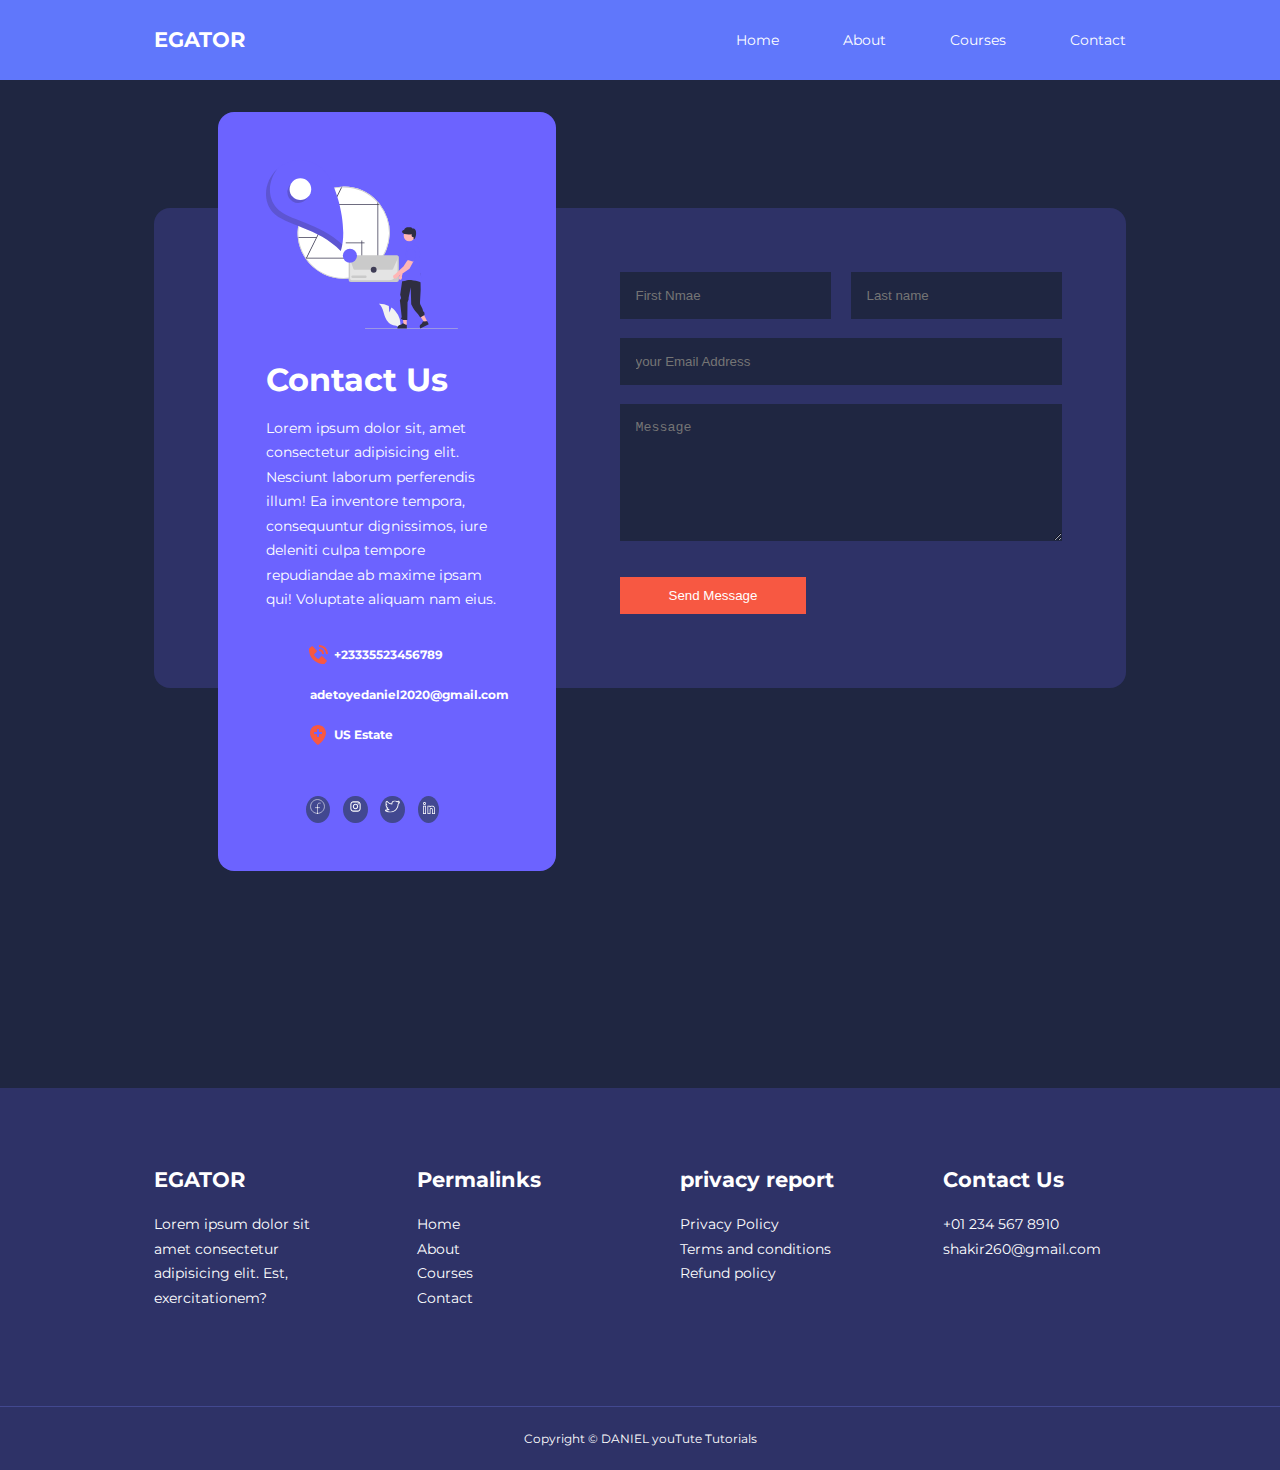
<file: pages/Contact.html>
<!DOCTYPE html>
<html lang="en">

<head>
  <meta charset="UTF-8">
  <meta http-equiv="X-UA-Compatible" content="IE=edge">
  <meta name="viewport" content="width=device-width, initial-scale=1.0">
  <title>Contact Us</title>
  <!-- iconscout cdn -->
  <link rel="stylesheet" href="../src/css/style.css">
  <link rel="stylesheet" href="../src/css/contact.css">
  <!-- font-awesome -->
  <link rel="stylesheet" href="https://cdnjs.cloudflare.com/ajax/libs/font-awesome/5.14.0/css/all.min.css" />

  <!-- Google Front (Montserrat) -->
  <link rel="preconnect" href="https://fonts.googleapis.com">
  <link rel="preconnect" href="https://fonts.gstatic.com" crossorigin>
  <link
    href="https://fonts.googleapis.com/css2?family=Montserrat:wght@300;400;500;600;700;800;900&family=Oswald:wght@200;300;400;500;600;700&family=Poppins:ital,wght@0,100;0,200;0,300;0,400;0,500;0,600;1,100;1,200;1,300&display=swap"
    rel="stylesheet">
</head>

<body>

  <nav>
    <div class="container  nav__container">
      <a href="index.html">
        <h4>EGATOR</h4>
      </a>
      <ul class="nav__menu">
        <li><a href="../index.html">Home</a></li>
        <li><a href="../pages/About.html">About</a></li>
        <li><a href="../pages/Courses.html">Courses</a></li>
        <li><a href="../pages/Contact.html">Contact</a></li>
      </ul>

      <button id="open-menu-btn">
        <!-- <i class="fa fa-bars" aria-hidden="true"></i> -->
        <svg width="25" height="28" viewBox="0 0 40 28" fill="none" xmlns="http://www.w3.org/2000/svg">
          <rect x="0.5" y="0.5" width="39" height="3" fill="white" stroke="white" />
          <rect x="0.5" y="12.5" width="39" height="3" fill="white" stroke="white" />
          <rect x="0.5" y="24.5" width="39" height="3" fill="white" stroke="white" />
        </svg>

      </button>
      <button id="close-menu-btn">
        <!-- <i class="fa fa-times  close-menu-btn" aria-hidden="true"></i> -->
        <svg width="24" height="39" viewBox="0 0 39 39" fill="none" xmlns="http://www.w3.org/2000/svg">
          <line x1="2.31568" y1="4.37557" x2="36.3157" y2="34.3756" stroke="white" stroke-width="7" />
          <line x1="32.6244" y1="2.31568" x2="2.62444" y2="36.3157" stroke="white" stroke-width="7" />
        </svg>
        </svg>
      </button>
    </div>
  </nav>
  <!-- End of navbar -->



  <section class="contact">
    <div class="container  contact__container">
      <aside class="contact__aside">
        <div class="aside__image">
          <img src="../images/contact.svg" alt="">
        </div>
        <h2>Contact Us </h2>
        <p>Lorem ipsum dolor sit, amet consectetur adipisicing elit. Nesciunt laborum perferendis illum! Ea inventore
          tempora, consequuntur dignissimos, iure deleniti culpa tempore repudiandae ab maxime ipsam qui! Voluptate
          aliquam nam eius.</p>

        <ul class="contact__details">
          <li>
            <svg width="24" height="24" viewBox="0 0 24 24" fill="none" xmlns="http://www.w3.org/2000/svg">
              <path d="M20 10.999H22C22 5.869 18.127 2 12.99 2V4C17.052 4 20 6.943 20 10.999Z" fill="#F75842" />
              <path
                d="M13 7.99999C15.103 7.99999 16 8.89699 16 11H18C18 7.77499 16.225 5.99999 13 5.99999V7.99999ZM16.422 13.443C16.2299 13.2683 15.9774 13.1752 15.7178 13.1832C15.4583 13.1912 15.212 13.2998 15.031 13.486L12.638 15.947C12.062 15.837 10.904 15.476 9.71204 14.287C8.52004 13.094 8.15904 11.933 8.05204 11.361L10.511 8.96699C10.6975 8.78612 10.8062 8.53982 10.8142 8.2802C10.8222 8.02059 10.7289 7.76804 10.554 7.57599L6.85904 3.51299C6.68408 3.32035 6.44092 3.2035 6.18119 3.18725C5.92146 3.17101 5.66564 3.25665 5.46804 3.42599L3.29804 5.28699C3.12515 5.46051 3.02196 5.69145 3.00804 5.93599C2.99304 6.18599 2.70704 12.108 7.29904 16.702C11.305 20.707 16.323 21 17.705 21C17.907 21 18.031 20.994 18.064 20.992C18.3086 20.9783 18.5394 20.8747 18.712 20.701L20.572 18.53C20.7415 18.3325 20.8273 18.0768 20.8113 17.817C20.7952 17.5573 20.6785 17.3141 20.486 17.139L16.422 13.443Z"
                fill="#F75842" />
            </svg>

            <h5>+23335523456789</h5>
          </li>

          <li>
            <svg width="24" height="24" viewBox="0 0 24 24" fill="none" xmlns="http://www.w3.org/2000/svg">
              <path
                d="M20 4H4C3.46957 4 2.96086 4.21071 2.58579 4.58579C2.21071 4.96086 2 5.46957 2 6V18C2 18.5304 2.21071 19.0391 2.58579 19.4142C2.96086 19.7893 3.46957 20 4 20H20C20.5304 20 21.0391 19.7893 21.4142 19.4142C21.7893 19.0391 22 18.5304 22 18V6C22 5.46957 21.7893 4.96086 21.4142 4.58579C21.0391 4.21071 20.5304 4 20 4ZM20 8.7L12 14.034L4 8.7V6.297L12 11.63L20 6.297V8.7Z"
                fill="#F75842" />
            </svg>
            <h5>adetoyedaniel2020@gmail.com</h5>
          </li>

          <li>
            <svg width="24" height="24" viewBox="0 0 24 24" fill="none" xmlns="http://www.w3.org/2000/svg">
              <path
                d="M12.0001 22C12.0001 22 20.0291 16.44 20.0001 10C20.0001 5.589 16.4111 2 12.0001 2C7.58908 2 4.00008 5.589 4.00008 9.995C3.97108 16.44 11.6961 21.784 12.0001 22ZM8.00008 9H11.0001V6H13.0001V9H16.0001V11H13.0001V14H11.0001V11H8.00008V9Z"
                fill="#F75842" />
            </svg>
            <h5>US Estate</h5>
          </li>
        </ul>

        <ul class="contact__socials">

          <li>
            <a href="">
              <svg width="15" height="15" viewBox="0 0 26 26" fill="none" xmlns="http://www.w3.org/2000/svg">
                <path
                  d="M13 25C19.6274 25 25 19.6274 25 13C25 6.37243 19.6274 1 13 1C6.37243 1 1 6.37243 1 13C1 19.6274 6.37243 25 13 25ZM13 25V14.9459M13 14.9459V10.4054C13 8.61416 14.452 7.16216 16.2432 7.16216H17.8649M13 14.9459H9.43243M13 14.9459H16.5676"
                  stroke="white" stroke-linecap="round" />
              </svg>


            </a>
          </li>

          <li>
            <a href="https://instagram.com" target="_blank" rel="noreferral">
              <svg width="15" height="15" viewBox="0 0 24 24" fill="none" xmlns="http://www.w3.org/2000/svg">
                <path
                  d="M15.3337 3.75H8.6655C7.36213 3.75099 6.11243 4.26919 5.19081 5.19081C4.26919 6.11243 3.75099 7.36213 3.75 8.6655V15.3337C3.75079 16.6372 4.26891 17.8871 5.19055 18.8089C6.11219 19.7307 7.362 20.249 8.6655 20.25H15.3337C16.6372 20.2488 17.8869 19.7304 18.8085 18.8087C19.7301 17.887 20.2483 16.6372 20.2493 15.3337V8.6655C20.2487 7.36201 19.7306 6.11208 18.8089 5.19038C17.8872 4.26867 16.6372 3.7506 15.3337 3.75ZM18.5903 15.3337C18.5901 16.1974 18.2469 17.0256 17.6362 17.6362C17.0256 18.2469 16.1974 18.5901 15.3337 18.5903H8.6655C8.23789 18.5903 7.81446 18.506 7.4194 18.3423C7.02435 18.1787 6.66541 17.9388 6.36307 17.6364C6.06074 17.334 5.82094 16.975 5.65736 16.5799C5.49379 16.1848 5.40965 15.7614 5.40975 15.3337V8.6655C5.40965 8.23792 5.4938 7.81451 5.65738 7.41946C5.82096 7.02441 6.06077 6.66546 6.36312 6.36312C6.66546 6.06077 7.02441 5.82096 7.41946 5.65738C7.81451 5.4938 8.23792 5.40965 8.6655 5.40975H15.3337C16.1972 5.40995 17.0252 5.75303 17.6357 6.36356C18.2462 6.97409 18.5893 7.80208 18.5895 8.6655L18.5903 15.3337Z"
                  fill="white" />
                <path
                  d="M11.9999 7.73398C9.64639 7.73398 7.73389 9.64722 7.73389 12C7.73389 14.3527 9.64714 16.266 11.9999 16.266C14.3526 16.266 16.2659 14.3527 16.2659 12C16.2659 9.64722 14.3534 7.73398 11.9999 7.73398ZM11.9999 14.6062C11.3087 14.6063 10.6457 14.3318 10.1569 13.8431C9.66804 13.3544 9.39336 12.6916 9.39326 12.0003C9.39316 11.3091 9.66765 10.6462 10.1563 10.1573C10.645 9.66851 11.3079 9.39382 11.9991 9.39372C12.6904 9.39363 13.3533 9.66812 13.8421 10.1568C14.331 10.6455 14.6057 11.3084 14.6058 11.9996C14.6059 12.6908 14.3314 13.3538 13.8427 13.8426C13.354 14.3314 12.6911 14.6061 11.9999 14.6062ZM16.2749 6.74323C16.477 6.74337 16.6745 6.80343 16.8425 6.91582C17.0105 7.0282 17.1414 7.18786 17.2187 7.37462C17.296 7.56138 17.3162 7.76686 17.2767 7.96509C17.2372 8.16332 17.1399 8.3454 16.997 8.48831C16.8541 8.63123 16.672 8.72858 16.4738 8.76805C16.2755 8.80751 16.07 8.78733 15.8833 8.71005C15.6965 8.63278 15.5369 8.50187 15.4245 8.33387C15.3121 8.16588 15.252 7.96834 15.2519 7.76622C15.2519 7.20222 15.6344 6.74323 16.2749 6.74323Z"
                  fill="white" />
              </svg>

            </a>
          </li>

          <li>
            <a href="https://twitter.com" target="_blank" rel="noreferral">
              <svg width="15" height="15" viewBox="0 0 32 26" fill="none" xmlns="http://www.w3.org/2000/svg">
                <g clip-path="url(#clip0_216_11)">
                  <path
                    d="M20.8771 2C22.5191 2 24.3821 2.652 25.4261 3.738C26.7241 3.486 27.949 3.025 29.05 2.386C28.625 3.687 27.7181 4.779 26.5401 5.469C27.6931 5.332 28.797 5.035 29.82 4.59C29.054 5.707 28.0871 6.69 26.9711 7.477C26.9811 7.715 26.987 7.955 26.987 8.195C26.987 15.562 21.445 24 10.939 24C7.71505 24 4.50705 23.133 1.98205 21.551C2.42805 21.605 2.88305 21.631 3.34305 21.631C6.01905 21.631 8.48205 20.74 10.439 19.242C7.93705 19.199 5.82705 17.586 5.10305 15.373C5.45005 15.437 5.81005 15.473 6.17805 15.473C6.69605 15.473 7.20305 15.406 7.68105 15.277C5.06805 14.768 3.10005 12.514 3.10005 9.813C3.10005 9.787 3.10005 9.764 3.10005 9.74C3.87105 10.158 4.75005 10.41 5.68705 10.44C4.15405 9.437 3.14705 7.734 3.14705 5.799C3.14705 4.777 3.42805 3.818 3.91905 2.998C6.73505 6.367 10.945 8.588 15.693 8.822C15.594 8.414 15.543 7.984 15.543 7.553C15.543 4.473 17.7211 2 20.8771 2ZM29.82 4.59H29.8251ZM20.8771 0C17.0331 0 14.06 2.753 13.614 6.552C10.4251 5.905 7.52405 4.204 5.44005 1.711C5.06105 1.257 4.50305 0.998 3.91905 0.998C3.86705 0.998 3.81505 1 3.76305 1.004C3.12305 1.055 2.54705 1.413 2.21605 1.966C1.52505 3.122 1.15905 4.447 1.15905 5.799C1.15905 6.7 1.32105 7.579 1.62505 8.4C1.30005 8.762 1.11305 9.238 1.11305 9.74V9.813C1.11305 11.772 1.88205 13.589 3.16005 14.952C3.08705 15.294 3.10305 15.655 3.21505 15.998C3.65705 17.348 4.45905 18.51 5.49905 19.396C4.80005 19.552 4.07905 19.631 3.34305 19.631C2.95405 19.631 2.57705 19.609 2.22205 19.565C2.14105 19.556 2.06105 19.551 1.98105 19.551C1.14805 19.551 0.391049 20.078 0.108049 20.886C-0.201951 21.77 0.140049 22.753 0.932049 23.249C3.76405 25.023 7.31805 26 10.939 26C17.778 26 22.025 22.843 24.383 20.195C27.243 16.984 28.907 12.718 28.972 8.455C29.899 7.682 30.717 6.79 31.41 5.792C31.661 5.458 31.81 5.041 31.81 4.59C31.81 3.909 31.473 3.308 30.958 2.946C31.181 2.176 30.925 1.342 30.303 0.833C29.94 0.537 29.496 0.386 29.049 0.386C28.708 0.386 28.365 0.474 28.056 0.654C27.391 1.04 26.68 1.344 25.931 1.562C24.555 0.592 22.6881 0 20.8771 0Z"
                    fill="white" />
                </g>
                <defs>
                  <clipPath id="clip0_216_11">
                    <rect width="31.812" height="26" fill="white" />
                  </clipPath>
                </defs>
              </svg>
            </a>
          </li>
          <li>
            <a href="https://linkedin.com" target="_blank" rel="noreferral">
              <svg width="12" height="12" viewBox="0 0 24 24" fill="none" xmlns="http://www.w3.org/2000/svg">
                <g clip-path="url(#clip0_216_16)">
                  <path fill-rule="evenodd" clip-rule="evenodd"
                    d="M14.6 7.51651V8.45345C15.5039 7.89189 16.5474 7.56458 18.133 7.56458C23.2937 7.56458 23.9543 11.4219 23.9543 14.7823V23.9475L17.9874 24V15.2342C17.9874 13.7628 17.4604 13.4835 16.4859 13.4835C15.5595 13.4835 14.9844 13.7763 14.9844 15.2342V24L8.93934 23.9475V7.5165L14.6 7.51651ZM6.006 7.50661V23.9931H0V7.50663H6.006V7.50661ZM4.5045 9.00811H1.5015V22.4916H4.5045V9.00813V9.00811ZM13.0985 9.01801H10.4408V22.4595L13.4829 22.4865V15.2342C13.4829 12.4039 15.3643 11.982 16.4859 11.982C17.8553 11.982 19.4889 12.5466 19.4889 15.2342V22.4865L22.4528 22.4595V14.7823C22.4528 10.6156 21.2832 9.06606 18.133 9.06606C16.2396 9.06606 15.4198 9.62763 14.6165 10.3033L14.4078 10.4805H13.0985V9.01801ZM3.003 0C4.65916 0 6.006 1.34685 6.006 3.003C6.006 4.65916 4.65916 6.006 3.003 6.006C1.34685 6.006 0 4.65916 0 3.003C0 1.34685 1.34685 0 3.003 0ZM3.003 1.5015C2.17567 1.5015 1.5015 2.17568 1.5015 3.003C1.5015 3.83033 2.17567 4.5045 3.003 4.5045C3.83032 4.5045 4.5045 3.83033 4.5045 3.003C4.5045 2.17568 3.83032 1.5015 3.003 1.5015Z"
                    fill="white" />
                </g>
                <defs>
                  <clipPath id="clip0_216_16">
                    <rect width="24" height="24" fill="white" />
                  </clipPath>
                </defs>
              </svg>
            </a>
          </li>
        </ul>
      </aside>

      <form class="Contact__form">
        <div class="form__name">
          <input type="text" name="First Name" placeholder="First Nmae" required>
          <input type="text" name="Last Name" placeholder="Last name" required>
        </div>
        <input type="email" name="Email Address" placeholder="your Email Address" required>
        <textarea name="Message" rows="7" placeholder="Message" required></textarea>
        <button type="submit" class="btn  btn-primary">Send Message</button>
      </form>
    </div>
  </section>


  <section class="contact">
    <div class="container  contact__mobile">
      <!-- <h6>Always 24hours</h6> -->
      <aside class="contact__box">

        <div class="aside__image">
          <img src="../images/contact.svg" alt="">
        </div>
        <h6>Contact Us </h6>
        <p>Lorem ipsum dolor sit, amet consectetur adipisicing elit. Nesciunt laborum perferendis illum! Ea inventore
          tempora, consequuntur dignissimos, iure deleniti culpa tempore repudiandae ab maxime ipsam qui! Voluptate
          aliquam nam eius.</p>


        <div class="details__contact">
          <li>+23335523456789</li>
          <li>adetoyedaniel2020@gmail.com</li>
          <li>US Estate</li>


        </div>
        <ul class="contact__socials">

          <li>
            <a href="">
              <svg width="15" height="15" viewBox="0 0 26 26" fill="none" xmlns="http://www.w3.org/2000/svg">
                <path
                  d="M13 25C19.6274 25 25 19.6274 25 13C25 6.37243 19.6274 1 13 1C6.37243 1 1 6.37243 1 13C1 19.6274 6.37243 25 13 25ZM13 25V14.9459M13 14.9459V10.4054C13 8.61416 14.452 7.16216 16.2432 7.16216H17.8649M13 14.9459H9.43243M13 14.9459H16.5676"
                  stroke="white" stroke-linecap="round" />
              </svg>


            </a>
          </li>

          <li>
            <a href="https://instagram.com" target="_blank" rel="noreferral">
              <svg width="15" height="15" viewBox="0 0 24 24" fill="none" xmlns="http://www.w3.org/2000/svg">
                <path
                  d="M15.3337 3.75H8.6655C7.36213 3.75099 6.11243 4.26919 5.19081 5.19081C4.26919 6.11243 3.75099 7.36213 3.75 8.6655V15.3337C3.75079 16.6372 4.26891 17.8871 5.19055 18.8089C6.11219 19.7307 7.362 20.249 8.6655 20.25H15.3337C16.6372 20.2488 17.8869 19.7304 18.8085 18.8087C19.7301 17.887 20.2483 16.6372 20.2493 15.3337V8.6655C20.2487 7.36201 19.7306 6.11208 18.8089 5.19038C17.8872 4.26867 16.6372 3.7506 15.3337 3.75ZM18.5903 15.3337C18.5901 16.1974 18.2469 17.0256 17.6362 17.6362C17.0256 18.2469 16.1974 18.5901 15.3337 18.5903H8.6655C8.23789 18.5903 7.81446 18.506 7.4194 18.3423C7.02435 18.1787 6.66541 17.9388 6.36307 17.6364C6.06074 17.334 5.82094 16.975 5.65736 16.5799C5.49379 16.1848 5.40965 15.7614 5.40975 15.3337V8.6655C5.40965 8.23792 5.4938 7.81451 5.65738 7.41946C5.82096 7.02441 6.06077 6.66546 6.36312 6.36312C6.66546 6.06077 7.02441 5.82096 7.41946 5.65738C7.81451 5.4938 8.23792 5.40965 8.6655 5.40975H15.3337C16.1972 5.40995 17.0252 5.75303 17.6357 6.36356C18.2462 6.97409 18.5893 7.80208 18.5895 8.6655L18.5903 15.3337Z"
                  fill="white" />
                <path
                  d="M11.9999 7.73398C9.64639 7.73398 7.73389 9.64722 7.73389 12C7.73389 14.3527 9.64714 16.266 11.9999 16.266C14.3526 16.266 16.2659 14.3527 16.2659 12C16.2659 9.64722 14.3534 7.73398 11.9999 7.73398ZM11.9999 14.6062C11.3087 14.6063 10.6457 14.3318 10.1569 13.8431C9.66804 13.3544 9.39336 12.6916 9.39326 12.0003C9.39316 11.3091 9.66765 10.6462 10.1563 10.1573C10.645 9.66851 11.3079 9.39382 11.9991 9.39372C12.6904 9.39363 13.3533 9.66812 13.8421 10.1568C14.331 10.6455 14.6057 11.3084 14.6058 11.9996C14.6059 12.6908 14.3314 13.3538 13.8427 13.8426C13.354 14.3314 12.6911 14.6061 11.9999 14.6062ZM16.2749 6.74323C16.477 6.74337 16.6745 6.80343 16.8425 6.91582C17.0105 7.0282 17.1414 7.18786 17.2187 7.37462C17.296 7.56138 17.3162 7.76686 17.2767 7.96509C17.2372 8.16332 17.1399 8.3454 16.997 8.48831C16.8541 8.63123 16.672 8.72858 16.4738 8.76805C16.2755 8.80751 16.07 8.78733 15.8833 8.71005C15.6965 8.63278 15.5369 8.50187 15.4245 8.33387C15.3121 8.16588 15.252 7.96834 15.2519 7.76622C15.2519 7.20222 15.6344 6.74323 16.2749 6.74323Z"
                  fill="white" />
              </svg>

            </a>
          </li>

          <li>
            <a href="https://twitter.com" target="_blank" rel="noreferral">
              <svg width="15" height="15" viewBox="0 0 32 26" fill="none" xmlns="http://www.w3.org/2000/svg">
                <g clip-path="url(#clip0_216_11)">
                  <path
                    d="M20.8771 2C22.5191 2 24.3821 2.652 25.4261 3.738C26.7241 3.486 27.949 3.025 29.05 2.386C28.625 3.687 27.7181 4.779 26.5401 5.469C27.6931 5.332 28.797 5.035 29.82 4.59C29.054 5.707 28.0871 6.69 26.9711 7.477C26.9811 7.715 26.987 7.955 26.987 8.195C26.987 15.562 21.445 24 10.939 24C7.71505 24 4.50705 23.133 1.98205 21.551C2.42805 21.605 2.88305 21.631 3.34305 21.631C6.01905 21.631 8.48205 20.74 10.439 19.242C7.93705 19.199 5.82705 17.586 5.10305 15.373C5.45005 15.437 5.81005 15.473 6.17805 15.473C6.69605 15.473 7.20305 15.406 7.68105 15.277C5.06805 14.768 3.10005 12.514 3.10005 9.813C3.10005 9.787 3.10005 9.764 3.10005 9.74C3.87105 10.158 4.75005 10.41 5.68705 10.44C4.15405 9.437 3.14705 7.734 3.14705 5.799C3.14705 4.777 3.42805 3.818 3.91905 2.998C6.73505 6.367 10.945 8.588 15.693 8.822C15.594 8.414 15.543 7.984 15.543 7.553C15.543 4.473 17.7211 2 20.8771 2ZM29.82 4.59H29.8251ZM20.8771 0C17.0331 0 14.06 2.753 13.614 6.552C10.4251 5.905 7.52405 4.204 5.44005 1.711C5.06105 1.257 4.50305 0.998 3.91905 0.998C3.86705 0.998 3.81505 1 3.76305 1.004C3.12305 1.055 2.54705 1.413 2.21605 1.966C1.52505 3.122 1.15905 4.447 1.15905 5.799C1.15905 6.7 1.32105 7.579 1.62505 8.4C1.30005 8.762 1.11305 9.238 1.11305 9.74V9.813C1.11305 11.772 1.88205 13.589 3.16005 14.952C3.08705 15.294 3.10305 15.655 3.21505 15.998C3.65705 17.348 4.45905 18.51 5.49905 19.396C4.80005 19.552 4.07905 19.631 3.34305 19.631C2.95405 19.631 2.57705 19.609 2.22205 19.565C2.14105 19.556 2.06105 19.551 1.98105 19.551C1.14805 19.551 0.391049 20.078 0.108049 20.886C-0.201951 21.77 0.140049 22.753 0.932049 23.249C3.76405 25.023 7.31805 26 10.939 26C17.778 26 22.025 22.843 24.383 20.195C27.243 16.984 28.907 12.718 28.972 8.455C29.899 7.682 30.717 6.79 31.41 5.792C31.661 5.458 31.81 5.041 31.81 4.59C31.81 3.909 31.473 3.308 30.958 2.946C31.181 2.176 30.925 1.342 30.303 0.833C29.94 0.537 29.496 0.386 29.049 0.386C28.708 0.386 28.365 0.474 28.056 0.654C27.391 1.04 26.68 1.344 25.931 1.562C24.555 0.592 22.6881 0 20.8771 0Z"
                    fill="white" />
                </g>
                <defs>
                  <clipPath id="clip0_216_11">
                    <rect width="31.812" height="26" fill="white" />
                  </clipPath>
                </defs>
              </svg>
            </a>
          </li>
          <li>
            <a href="https://linkedin.com" target="_blank" rel="noreferral">
              <svg width="12" height="12" viewBox="0 0 24 24" fill="none" xmlns="http://www.w3.org/2000/svg">
                <g clip-path="url(#clip0_216_16)">
                  <path fill-rule="evenodd" clip-rule="evenodd"
                    d="M14.6 7.51651V8.45345C15.5039 7.89189 16.5474 7.56458 18.133 7.56458C23.2937 7.56458 23.9543 11.4219 23.9543 14.7823V23.9475L17.9874 24V15.2342C17.9874 13.7628 17.4604 13.4835 16.4859 13.4835C15.5595 13.4835 14.9844 13.7763 14.9844 15.2342V24L8.93934 23.9475V7.5165L14.6 7.51651ZM6.006 7.50661V23.9931H0V7.50663H6.006V7.50661ZM4.5045 9.00811H1.5015V22.4916H4.5045V9.00813V9.00811ZM13.0985 9.01801H10.4408V22.4595L13.4829 22.4865V15.2342C13.4829 12.4039 15.3643 11.982 16.4859 11.982C17.8553 11.982 19.4889 12.5466 19.4889 15.2342V22.4865L22.4528 22.4595V14.7823C22.4528 10.6156 21.2832 9.06606 18.133 9.06606C16.2396 9.06606 15.4198 9.62763 14.6165 10.3033L14.4078 10.4805H13.0985V9.01801ZM3.003 0C4.65916 0 6.006 1.34685 6.006 3.003C6.006 4.65916 4.65916 6.006 3.003 6.006C1.34685 6.006 0 4.65916 0 3.003C0 1.34685 1.34685 0 3.003 0ZM3.003 1.5015C2.17567 1.5015 1.5015 2.17568 1.5015 3.003C1.5015 3.83033 2.17567 4.5045 3.003 4.5045C3.83032 4.5045 4.5045 3.83033 4.5045 3.003C4.5045 2.17568 3.83032 1.5015 3.003 1.5015Z"
                    fill="white" />
                </g>
                <defs>
                  <clipPath id="clip0_216_16">
                    <rect width="24" height="24" fill="white" />
                  </clipPath>
                </defs>
              </svg>
            </a>
          </li>
        </ul>
      </aside>

      <form class="mobile__form">
        <div class="form__name">
          <input type="text" name="First Name" placeholder="First Nmae" required>
          <input type="text" name="Last Name" placeholder="Last name" required>
        </div>
        <input type="email" name="Email Address" placeholder="your Email Address" required>
        <textarea name="Message" rows="7" placeholder="Message" required></textarea>
        <button type="submit" class="btn  btn-primary">Send Message</button>
      </form>
    </div>
  </section>

  <footer class=footer>
    <div class="container footer__container">
      <div class="footer__1">
        <a href="./index.html" class="footer__logo">
          <h4>EGATOR</h4>
        </a>
        <P>Lorem ipsum dolor sit amet consectetur adipisicing elit. Est, exercitationem?</P>
      </div>

      <div class="footer__2">
        <h4>Permalinks</h4>
        <!-- <ul class="permalinks">

          <li><a href="./index.html">Home</a></li>
          <li><a href="./pages/fullCode/About.html">About</a></li>
          <li><a href="./pages/fullCode/Courses.html">Courses</a></li>
          <li><a href="./pages/fullCode/Contact.html">Contact</a></li>
        </ul> -->
        <p><a href="./index.html">Home</a></p>
        <p><a href="./pages/fullCode/About.html">About</a></p>
        <p><a href="./pages/fullCode/Courses.html">Courses</a></p>
        <p><a href="./pages/fullCode/Contact.html">Contact</a></p>
      </div>

      <div class="footer__3">
        <h4>privacy report</h4>
        <!-- <ul class="privacy">
          <li><a href="#">Privacy Policy</a></li>
          <li><a href="#">Terms and conditions</a></li>
          <li><a href="#">Refund policy</a></li>
        </ul> -->
        <p><a href="#">Privacy Policy</a></p>
        <p><a href="#">Terms and conditions</a></p>
        <p><a href="#">Refund policy</a></p>
      </div>

      <div class="footer__4">
        <h4>Contact Us</h4>
        <p>+01 234 567 8910</p>
        <p>shakir260@gmail.com</p>
        <ul class="footer__socials">
          <li><a href="#"><i class="fa fa-facebook" aria-hidden="true"></i></a></li>
          <li><a href="#"><i class="fa fa-instagram" aria-hidden="true"></i></a></li>
          <li><a href="#"><i class="fa fa-twitter-square" aria-hidden="true"></i></a></li>
          <li><a href="#"><i class="fa fa-linkedin-square" aria-hidden="true"></i></a></li>
        </ul>
      </div>

    </div>

    <div class="footer__copyright">
      <small>Copyright &copy; DANIEL youTute Tutorials</small>
    </div>
  </footer>

  <script src="../src/js/main.js"></script>

</body>

</html>
</file>
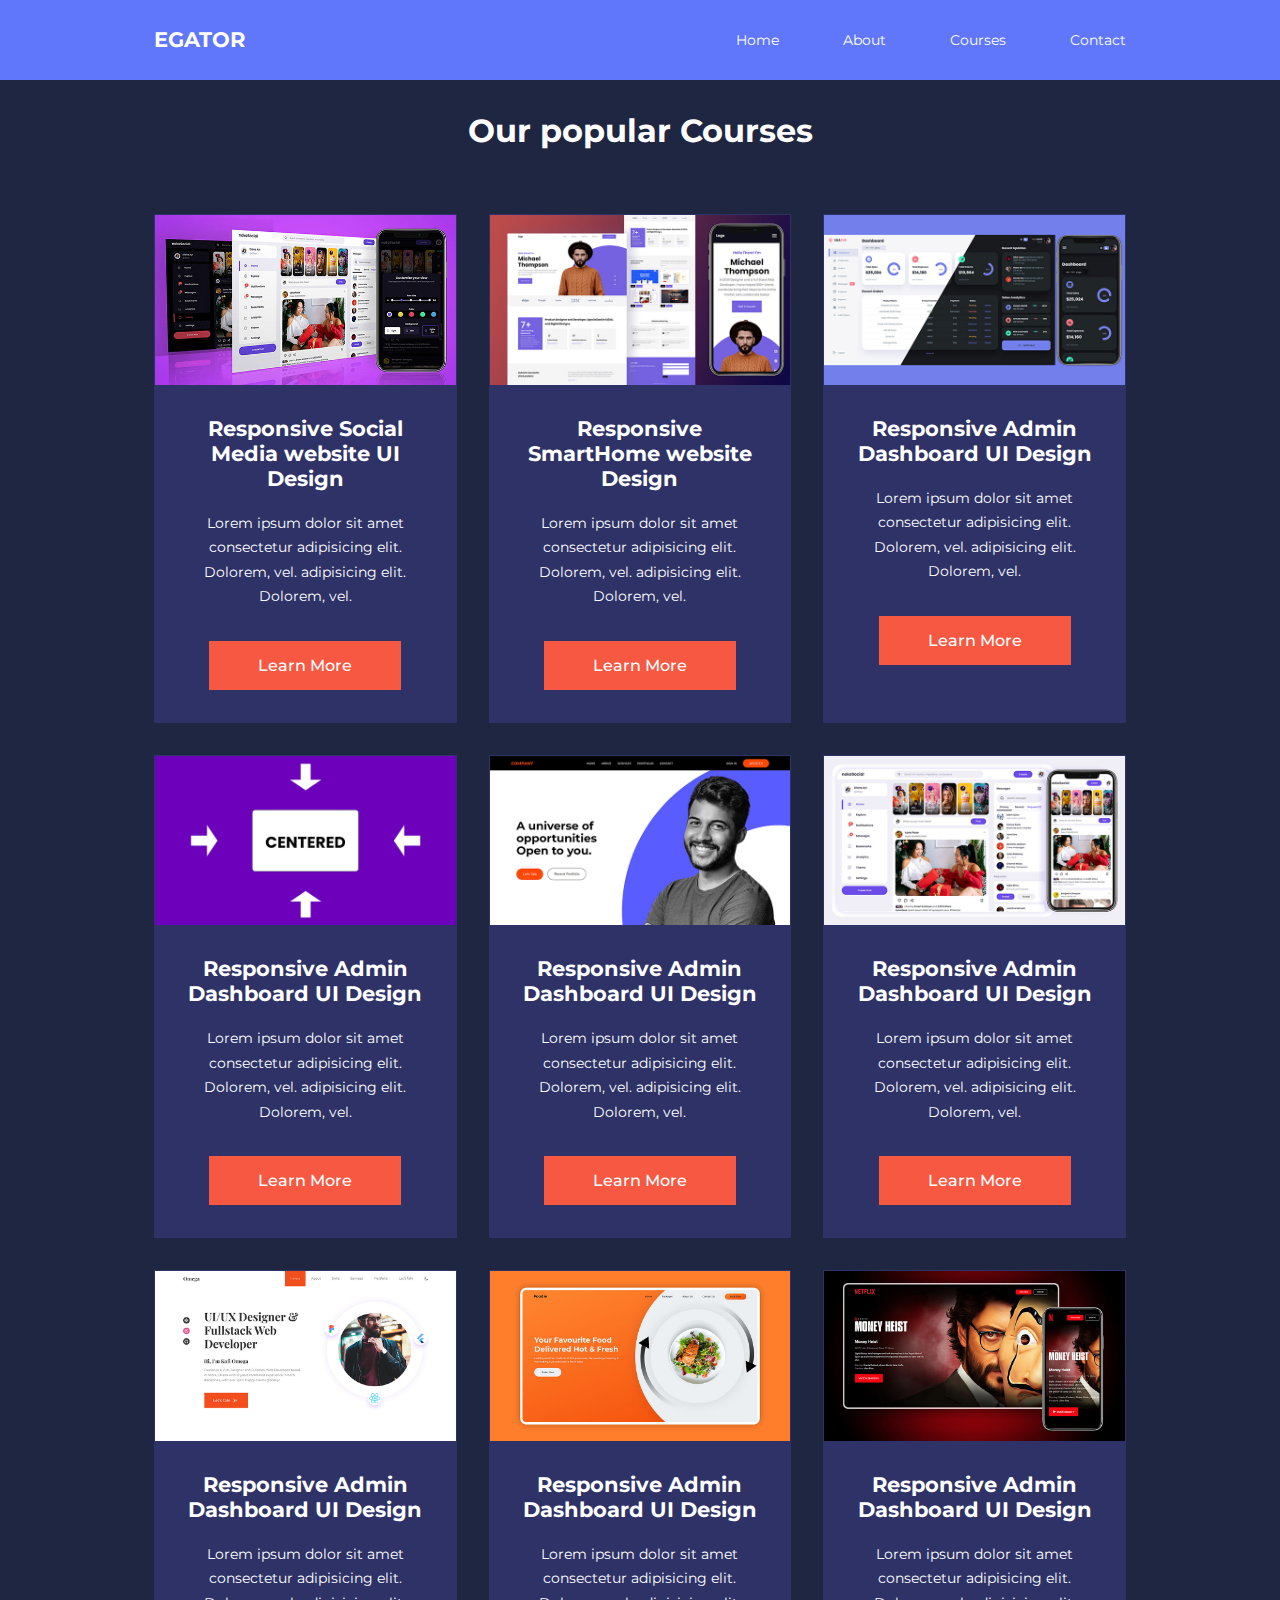
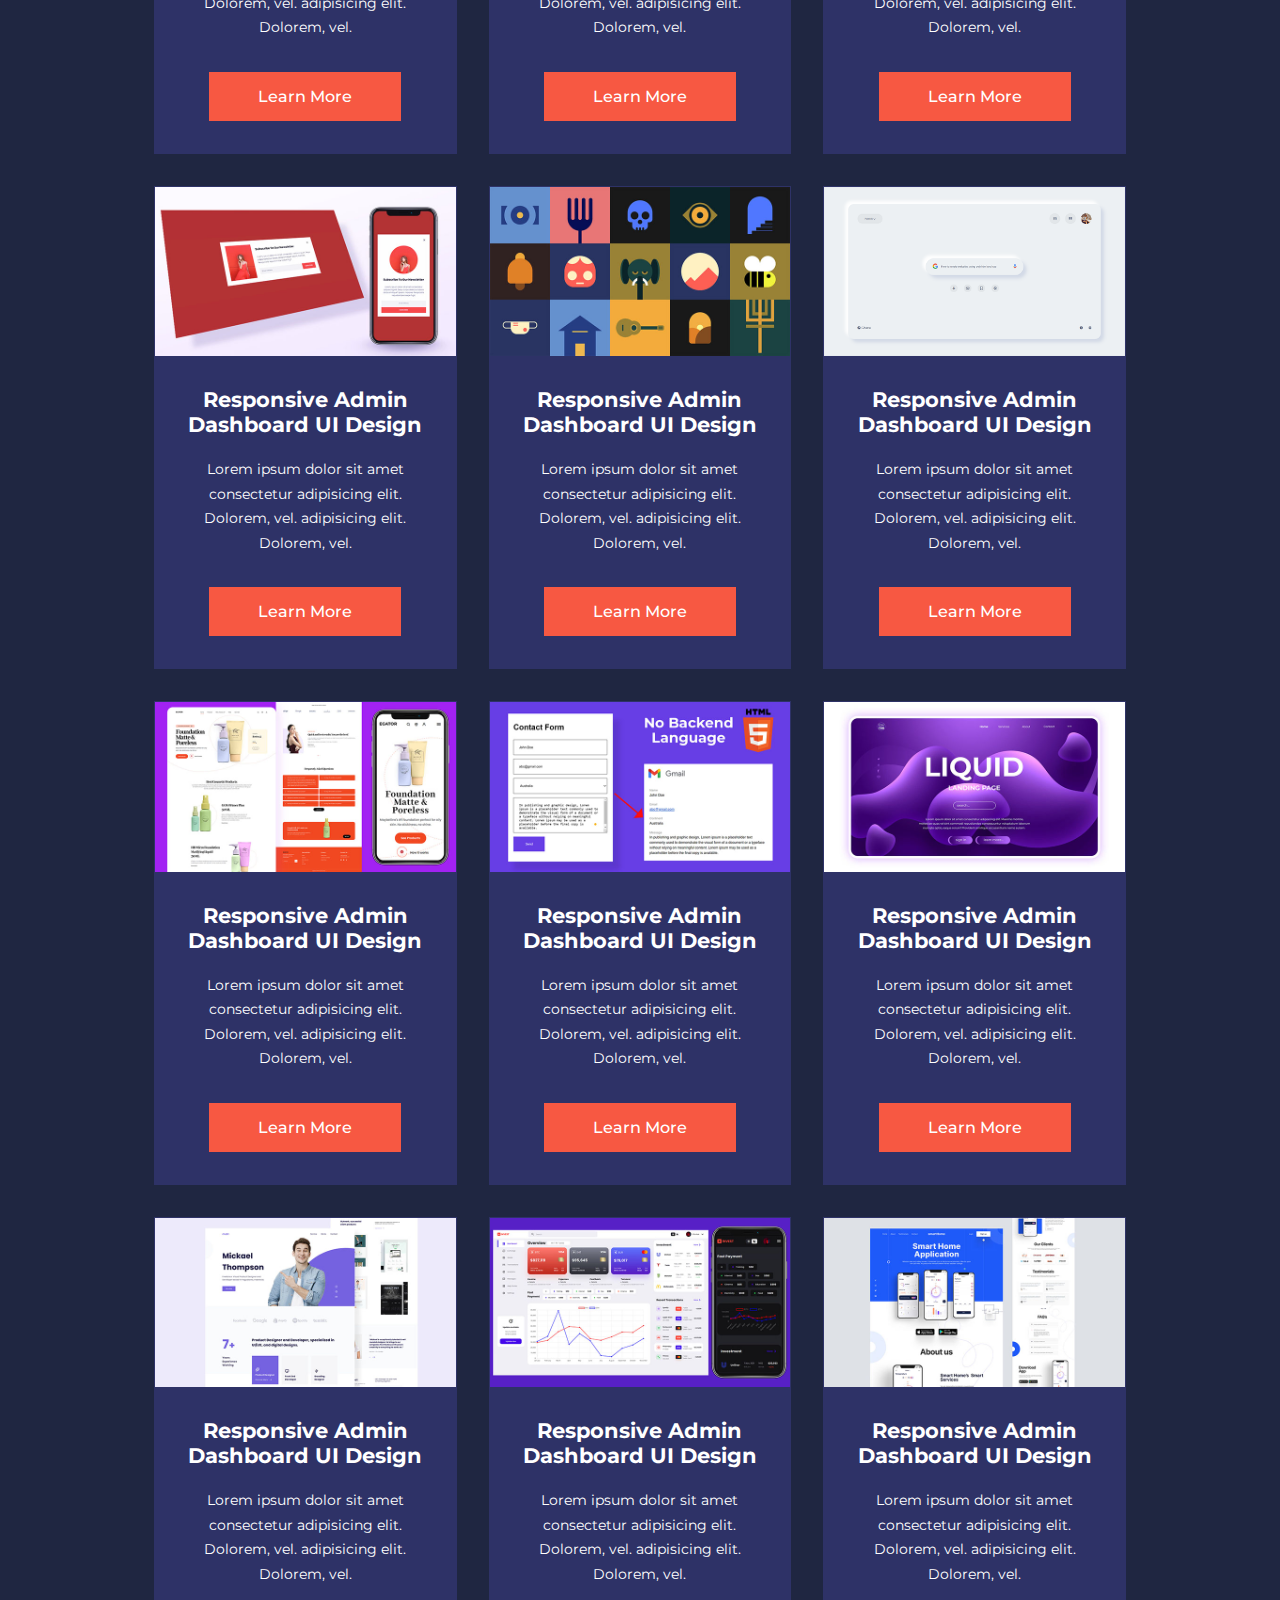
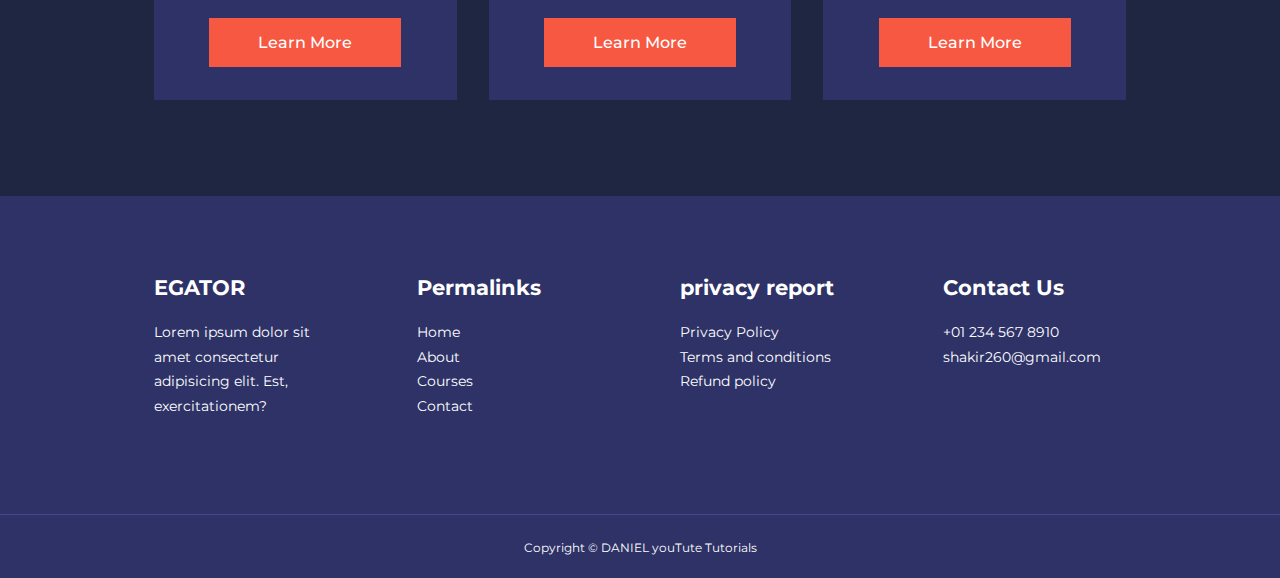
<file: pages/Courses.html>
<!DOCTYPE html>
<html lang="en">

<head>
  <meta charset="UTF-8">
  <meta http-equiv="X-UA-Compatible" content="IE=edge">
  <meta name="viewport" content="width=device-width, initial-scale=1.0">
  <title>Courses</title>
  <!-- iconscout cdn -->
  <link rel="stylesheet" href="../src/css/about.css">
  <link rel="stylesheet" href="../src/css/style.css">
  <!-- font-awesome -->
  <link rel="stylesheet" href="https://cdnjs.cloudflare.com/ajax/libs/font-awesome/5.14.0/css/all.min.css" />

  <!-- Google Front (Montserrat) -->
  <link rel="preconnect" href="https://fonts.googleapis.com">
  <link rel="preconnect" href="https://fonts.gstatic.com" crossorigin>
  <link
    href="https://fonts.googleapis.com/css2?family=Montserrat:wght@300;400;500;600;700;800;900&family=Oswald:wght@200;300;400;500;600;700&family=Poppins:ital,wght@0,100;0,200;0,300;0,400;0,500;0,600;1,100;1,200;1,300&display=swap"
    rel="stylesheet">


  <style>
    .courses {
      margin-top: 1rem;
    }
  </style>

</head>

<body>
  <nav>
    <div class="container  nav__container">
      <a href="index.html">
        <h4>EGATOR</h4>
      </a>
      <ul class="nav__menu">
        <li><a href="../index.html">Home</a></li>
        <li><a href="../pages/About.html">About</a></li>
        <li><a href="../pages/Courses.html">Courses</a></li>
        <li><a href="../pages/Contact.html">Contact</a></li>
      </ul>

      <button id="open-menu-btn">
        <!-- <i class="fa fa-bars" aria-hidden="true"></i> -->
        <svg width="25" height="28" viewBox="0 0 40 28" fill="none" xmlns="http://www.w3.org/2000/svg">
          <rect x="0.5" y="0.5" width="39" height="3" fill="white" stroke="white" />
          <rect x="0.5" y="12.5" width="39" height="3" fill="white" stroke="white" />
          <rect x="0.5" y="24.5" width="39" height="3" fill="white" stroke="white" />
        </svg>
      </button>
      <button id="close-menu-btn">
        <!-- <i class="fa fa-times  close-menu-btn" aria-hidden="true"></i> -->

        <svg width="24" height="39" viewBox="0 0 39 39" fill="none" xmlns="http://www.w3.org/2000/svg">
          <line x1="2.31568" y1="4.37557" x2="36.3157" y2="34.3756" stroke="white" stroke-width="7" />
          <line x1="32.6244" y1="2.31568" x2="2.62444" y2="36.3157" stroke="white" stroke-width="7" />
        </svg>
        </svg>
      </button>
    </div>
  </nav>
  <!-- End of navbar -->

  <section class="courses">
    <h2>Our popular Courses</h2>
    <div class="container courses__container">
      <article class="course">
        <div class="coure__image">
          <img src="../images/course1.jpg" alt="">
        </div>
        <div class="course__info">
          <h4>Responsive Social Media website UI Design</h4>

          <p>Lorem ipsum dolor sit amet consectetur adipisicing elit. Dolorem, vel. adipisicing elit. Dolorem, vel.</p>

          <a href="./pages/fullCode/Courses.html" class="btn btn-primary">Learn More</a>
        </div>
      </article>
      <article class="course">
        <div class="coure__image">
          <img src="../images/course2.jpg" alt="">
        </div>
        <div class="course__info">
          <h4>Responsive SmartHome website Design</h4>

          <p>Lorem ipsum dolor sit amet consectetur adipisicing elit. Dolorem, vel. adipisicing elit. Dolorem, vel.</p>

          <a href="./pages/fullCode/Courses.html" class="btn btn-primary">Learn More</a>
        </div>
      </article>
      <article class="course">
        <div class="coure__image">
          <img src="../images/course3.jpg" alt="">
        </div>
        <div class="course__info">
          <h4>Responsive Admin Dashboard UI Design</h4>

          <p>Lorem ipsum dolor sit amet consectetur adipisicing elit. Dolorem, vel. adipisicing elit. Dolorem, vel.</p>

          <a href="./pages/fullCode/Courses.html" class="btn btn-primary">Learn More</a>
        </div>
      </article>
      <article class="course">
        <div class="coure__image">
          <img src="../images/course4.jpg" alt="">
        </div>
        <div class="course__info">
          <h4>Responsive Admin Dashboard UI Design</h4>

          <p>Lorem ipsum dolor sit amet consectetur adipisicing elit. Dolorem, vel. adipisicing elit. Dolorem, vel.</p>

          <a href="./pages/fullCode/Courses.html" class="btn btn-primary">Learn More</a>
        </div>
      </article>
      <article class="course">
        <div class="coure__image">
          <img src="../images/course5.jpg" alt="">
        </div>
        <div class="course__info">
          <h4>Responsive Admin Dashboard UI Design</h4>

          <p>Lorem ipsum dolor sit amet consectetur adipisicing elit. Dolorem, vel. adipisicing elit. Dolorem, vel.</p>

          <a href="./pages/fullCode/Courses.html" class="btn btn-primary">Learn More</a>
        </div>
      </article>
      <article class="course">
        <div class="coure__image">
          <img src="../images/course6.jpg" alt="">
        </div>
        <div class="course__info">
          <h4>Responsive Admin Dashboard UI Design</h4>

          <p>Lorem ipsum dolor sit amet consectetur adipisicing elit. Dolorem, vel. adipisicing elit. Dolorem, vel.</p>

          <a href="./pages/fullCode/Courses.html" class="btn btn-primary">Learn More</a>
        </div>
      </article>
      <article class="course">
        <div class="coure__image">
          <img src="../images/course7.jpg" alt="">
        </div>
        <div class="course__info">
          <h4>Responsive Admin Dashboard UI Design</h4>

          <p>Lorem ipsum dolor sit amet consectetur adipisicing elit. Dolorem, vel. adipisicing elit. Dolorem, vel.</p>

          <a href="./pages/fullCode/Courses.html" class="btn btn-primary">Learn More</a>
        </div>
      </article>
      <article class="course">
        <div class="coure__image">
          <img src="../images/course8.jpg" alt="">
        </div>
        <div class="course__info">
          <h4>Responsive Admin Dashboard UI Design</h4>

          <p>Lorem ipsum dolor sit amet consectetur adipisicing elit. Dolorem, vel. adipisicing elit. Dolorem, vel.</p>

          <a href="./pages/fullCode/Courses.html" class="btn btn-primary">Learn More</a>
        </div>
      </article>
      <article class="course">
        <div class="coure__image">
          <img src="../images/course9.jpg" alt="">
        </div>
        <div class="course__info">
          <h4>Responsive Admin Dashboard UI Design</h4>

          <p>Lorem ipsum dolor sit amet consectetur adipisicing elit. Dolorem, vel. adipisicing elit. Dolorem, vel.</p>

          <a href="./pages/fullCode/Courses.html" class="btn btn-primary">Learn More</a>
        </div>
      </article>
      <article class="course">
        <div class="coure__image">
          <img src="../images/course10.jpg" alt="">
        </div>
        <div class="course__info">
          <h4>Responsive Admin Dashboard UI Design</h4>

          <p>Lorem ipsum dolor sit amet consectetur adipisicing elit. Dolorem, vel. adipisicing elit. Dolorem, vel.</p>

          <a href="./pages/fullCode/Courses.html" class="btn btn-primary">Learn More</a>
        </div>
      </article>
      <article class="course">
        <div class="coure__image">
          <img src="../images/course11.jpg" alt="">
        </div>
        <div class="course__info">
          <h4>Responsive Admin Dashboard UI Design</h4>

          <p>Lorem ipsum dolor sit amet consectetur adipisicing elit. Dolorem, vel. adipisicing elit. Dolorem, vel.</p>

          <a href="./pages/fullCode/Courses.html" class="btn btn-primary">Learn More</a>
        </div>
      </article>
      <article class="course">
        <div class="coure__image">
          <img src="../images/course12.jpg" alt="">
        </div>
        <div class="course__info">
          <h4>Responsive Admin Dashboard UI Design</h4>

          <p>Lorem ipsum dolor sit amet consectetur adipisicing elit. Dolorem, vel. adipisicing elit. Dolorem, vel.</p>

          <a href="./pages/fullCode/Courses.html" class="btn btn-primary">Learn More</a>
        </div>
      </article>
      <article class="course">
        <div class="coure__image">
          <img src="../images/course13.jpg" alt="">
        </div>
        <div class="course__info">
          <h4>Responsive Admin Dashboard UI Design</h4>

          <p>Lorem ipsum dolor sit amet consectetur adipisicing elit. Dolorem, vel. adipisicing elit. Dolorem, vel.</p>

          <a href="./pages/fullCode/Courses.html" class="btn btn-primary">Learn More</a>
        </div>
      </article>
      <article class="course">
        <div class="coure__image">
          <img src="../images/course14.jpg" alt="">
        </div>
        <div class="course__info">
          <h4>Responsive Admin Dashboard UI Design</h4>

          <p>Lorem ipsum dolor sit amet consectetur adipisicing elit. Dolorem, vel. adipisicing elit. Dolorem, vel.</p>

          <a href="./pages/fullCode/Courses.html" class="btn btn-primary">Learn More</a>
        </div>
      </article>
      <article class="course">
        <div class="coure__image">
          <img src="../images/course15.jpg" alt="">
        </div>
        <div class="course__info">
          <h4>Responsive Admin Dashboard UI Design</h4>

          <p>Lorem ipsum dolor sit amet consectetur adipisicing elit. Dolorem, vel. adipisicing elit. Dolorem, vel.</p>

          <a href="./pages/fullCode/Courses.html" class="btn btn-primary">Learn More</a>
        </div>
      </article>
      <article class="course">
        <div class="coure__image">
          <img src="../images/course16.jpg" alt="">
        </div>
        <div class="course__info">
          <h4>Responsive Admin Dashboard UI Design</h4>

          <p>Lorem ipsum dolor sit amet consectetur adipisicing elit. Dolorem, vel. adipisicing elit. Dolorem, vel.</p>

          <a href="./pages/fullCode/Courses.html" class="btn btn-primary">Learn More</a>
        </div>
      </article>
      <article class="course">
        <div class="coure__image">
          <img src="../images/course17.jpg" alt="">
        </div>
        <div class="course__info">
          <h4>Responsive Admin Dashboard UI Design</h4>

          <p>Lorem ipsum dolor sit amet consectetur adipisicing elit. Dolorem, vel. adipisicing elit. Dolorem, vel.</p>

          <a href="./pages/fullCode/Courses.html" class="btn btn-primary">Learn More</a>
        </div>
      </article>
      <article class="course">
        <div class="coure__image">
          <img src="../images/course18.jpg" alt="">
        </div>
        <div class="course__info">
          <h4>Responsive Admin Dashboard UI Design</h4>

          <p>Lorem ipsum dolor sit amet consectetur adipisicing elit. Dolorem, vel. adipisicing elit. Dolorem, vel.</p>

          <a href="./pages/fullCode/Courses.html" class="btn btn-primary">Learn More</a>
        </div>
      </article>
    </div>
  </section>


  <!--------------------------------- End Courses ------------------------------------->


  <footer class=footer>
    <div class="container footer__container">
      <div class="footer__1">
        <a href="./index.html" class="footer__logo">
          <h4>EGATOR</h4>
        </a>
        <P>Lorem ipsum dolor sit amet consectetur adipisicing elit. Est, exercitationem?</P>
      </div>

      <div class="footer__2">
        <h4>Permalinks</h4>
        <!-- <ul class="permalinks">

          <li><a href="./index.html">Home</a></li>
          <li><a href="./pages/fullCode/About.html">About</a></li>
          <li><a href="./pages/fullCode/Courses.html">Courses</a></li>
          <li><a href="./pages/fullCode/Contact.html">Contact</a></li>
        </ul> -->
        <p><a href="./index.html">Home</a></p>
        <p><a href="./pages/fullCode/About.html">About</a></p>
        <p><a href="./pages/fullCode/Courses.html">Courses</a></p>
        <p><a href="./pages/fullCode/Contact.html">Contact</a></p>
      </div>

      <div class="footer__3">
        <h4>privacy report</h4>
        <!-- <ul class="privacy">
          <li><a href="#">Privacy Policy</a></li>
          <li><a href="#">Terms and conditions</a></li>
          <li><a href="#">Refund policy</a></li>
        </ul> -->
        <p><a href="#">Privacy Policy</a></p>
        <p><a href="#">Terms and conditions</a></p>
        <p><a href="#">Refund policy</a></p>
      </div>

      <div class="footer__4">
        <h4>Contact Us</h4>
        <p>+01 234 567 8910</p>
        <p>shakir260@gmail.com</p>
        <ul class="footer__socials">
          <li><a href="#"><i class="fa fa-facebook" aria-hidden="true"></i></a></li>
          <li><a href="#"><i class="fa fa-instagram" aria-hidden="true"></i></a></li>
          <li><a href="#"><i class="fa fa-twitter-square" aria-hidden="true"></i></a></li>
          <li><a href="#"><i class="fa fa-linkedin-square" aria-hidden="true"></i></a></li>
        </ul>
      </div>

    </div>

    <div class="footer__copyright">
      <small>Copyright &copy; DANIEL youTute Tutorials</small>
    </div>
  </footer>
  <script src="../src/js/main.js"></script>

</body>

</html>
</file>
<file: src/css/style.css>
* {
  margin: 0;
  outline: 0;
  border: 0;
  box-sizing: border-box;
  text-decoration: none;
  list-style: none;
}

:root {
  --color-primary: #6c63ff;
  --color-success: #00bf8c;
  --color-danger: #f75842;
  --color-warning: #f7c94b;
  --color-danger-variant: rgba(247, 88, 66, 0.4);
  --color-white: #fff;
  --color-light: rgba(225, 255, 255, 0.7);
  --color-black: #000;
  --color-bg: #1f2641;
  --color-bg-1: #6077fb;
  --color-bg1: #2e3267;
  --color-bg2: #424890;

  --container-width-lg: 76%;
  --container-width-mg: 90%;
  --container-width-sm: 94%;

  --front-1auto: 'Oswald', sans-serif;
  --front-2auto: 'Poppins', sans-serif;

  --transition: all 400ms ease;
}

body {
  font-family: 'Montserrat', sans-serif;
  line-height: 1.7;
  color: var(--color-white);
  background: var(--color-bg);
}

.container {
  width: var(--container-width-lg);
  margin: 0 auto;
}


/* For all section of my web */
section {
  padding: 6rem 0;
}

section h2 {
  text-align: center;
  margin-bottom: 4rem;
}

h1,
h2,
h3,
h4,
h5 {
  line-height: 1.2;
}

h1 {
  font-size: 2.4rem;
}

h2 {
  font-size: 2rem;
}

h3 {
  font-size: 1.4rem;
}

h4 {
  font-size: 1.3rem;
}

a {
  color: var(--color-white);
}


img {
  width: 100%;
  display: block;
  object-fit: cover;
}

.btn {
  display: inline-block;
  background-color: var(--color-white);
  color: var(--color-black);
  padding: 0.625rem 3rem;
  border: 1px solid transparent;
  font-weight: 500;
  transition: var(--transition);
}

.btn:hover {
  background: transparent;
  color: var(--color-white);
  border-color: var(--color-white);
}

.btn-primary {
  background: var(--color-danger);
  color: var(--color-white);
}

/* ==============Navbar ============*/

nav {
  background: var(--color-bg);
  background: var(--color-bg-1);
  width: 100vw;
  height: 5rem;
  position: fixed;
  top: 0;
  z-index: 11;
}

/* .window-scroll {
  background: var(--color-primary);
  box-shadow: 0 1rem 2rem rgba(0, 0, 0, 0.3);
} */

.nav__container {
  height: 100%;
  display: flex;
  justify-content: space-between;
  align-items: center;
}

nav button {
  display: none;
}

.nav__menu {
  display: flex;
  align-items: center;
  gap: 4rem;
}

.nav__menu a {
  font-size: 0.9rem;
  transition: var(--transition);
}

.nav__menu a:hover {
  color: var(--color-bg2);
}

header {
  position: relative;
  top: 5rem;
  overflow: hidden;
  height: 70vh;
  margin-bottom: 5rem;
}

.header__container {
  display: grid;
  grid-template-columns: 1fr 1fr;
  align-items: center;
  gap: 5rem;
  height: 100%;
}

.header__left p {
  margin: 1rem 0 2rem;
}



/* Categories */

.categories {
  background: var(--color-bg1);
  height: 32rem;
}

.categories h1 {
  line-height: 1;
  font-size: 2rem;
  margin-bottom: 2rem;
}

.categories__container {
  display: grid;
  grid-template-columns: 35% 70%;
  gap: 0rem;
}

.categories__left {
  margin-right: 4rem;
}

.categories__left p {
  margin: 1rem 0 3rem;
  font-size: 16px;
}


.categories__right {
  display: grid;
  grid-template-columns: repeat(3, 1fr);
  gap: 1.2rem;
  cursor: pointer;
}

.category {
  background: var(--color-bg2);
  padding: 1.2rem;
  border-radius: 2rem;
  transition: var(--transition);
}

.category:hover {
  box-shadow: 0 3rem 3rem rgba(0, 0, 0, 0.3);
  z-index: 1;
}

/* For other design categories 3,4,5, */
.category:nth-child(2) .category__icon {
  background: var(--color-danger);
}


/* YOU CAN DO FOR EVERY ICON 
3-success
4-warning
5-success
 */

.category__icon img {
  background: var(--color-primary);
  padding: 0.7rem;
  border-radius: 0.9rem;
}

.category h5 {
  margin: 2rem 0 1rem;
}

.category p {
  font-size: 0.85rem;
}

.courses {
  margin-top: 10rem;
}

/* COURSES  SYLING */
.courses__container {
  display: grid;
  grid-template-columns: repeat(3, 1fr);
  gap: 2rem;
}

.course {
  background: var(--color-bg1);
  text-align: center;
  border: 1px solid transparent;
  transition: var(--transition);
}

.course:hover {
  background: transparent;
  border-color: var(--color-primary);
  cursor: pointer;
}

.course__info {
  padding: 2rem;
}

.course__info p {
  margin: 1.2rem 0 2rem;
  font-size: 0.9rem;
}

/*-------------------- FAQs----------------- */

.faqs {
  background: var(--color-bg1);
  box-shadow: inset 0 0 3rem rgba(0, 0, 0, 0.5);
}

.faqs__container {
  display: grid;
  grid-template-columns: 1fr 1fr;
  gap: 2rem;
}

.faq {
  padding: 2rem;
  display: flex;
  align-items: center;
  gap: 1.4rem;
  height: fit-content;
  background: var(--color-primary);
  cursor: pointer;
}


.faq h4 {
  font-size: 1rem;
  line-height: 2.2;
}

.faq__icon {
  align-items: flex-start;
  font-size: 1.2rem;
}

.faq p {
  margin-top: 0.8rem;
  display: none;
}

.faq.open p {
  display: block;
}

.testimonial {
  padding-top: 2rem;
}

#title {
  margin-top: 3rem;
}

.avatar {
  width: 6rem;
  height: 6rem;
  border-radius: 50%;
  overflow: hidden;
  margin: 0 auto 1rem;
  border: 1rem solid var(--color-bg1);
}

.testimonial__info {
  text-align: center;
}

.testimonial__body {
  background: var(--color-primary);
  padding: 2rem;
  margin-top: 3rem;
  margin-bottom: 2rem;
  position: relative;
}

.testimonial__body::before {
  content: "";
  display: block;
  background: linear-gradient(135deg, transparent, var(--color-primary), var(--color-primary), var(--color-primary));
  width: 3rem;
  height: 3rem;
  position: absolute;
  left: 50%;
  top: -1.5rem;
  transform: rotate(45deg);
}


/* FOOTER */

footer {
  background: var(--color-bg1);
  padding-top: 5rem;
  font-size: 0.9rem;
}

.footer__container {
  display: grid;
  grid-template-columns: repeat(4, 1fr);
  gap: 5rem;
}

.footer__container>div h4 {
  margin-bottom: 1.2rem;
}


.footer__1 p {
  margin: 0 0 2rem;
}


footer p a:hover {
  text-decoration: underline;
}

.footer ul li {
  margin-bottom: 0.7rem;
}

.footer ul li a:hover {
  text-decoration: underline;
}

.footer__socials {
  display: flex;
  gap: 1rem;
  font-size: 1.2rem;
  margin-top: 2rem;
}

.footer__copyright {
  text-align: center;
  margin-top: 4rem;
  padding: 1.2rem 0;
  border-top: 1px solid var(--color-bg2);
}

/* .footer__socials i {
  color: #00bf8c;
} */



@media screen and (max-width: 1024px) {
  .container {
    width: var(--container-width-mg);
  }

  h1 {
    font-size: 2.2rem;
  }

  h2 {
    font-size: 1.7rem;
  }

  h3 {
    font-size: 1.4rem;
  }

  h4 {
    font-size: 1.2rem;
  }

  nav button {
    display: inline-block;
    background: transparent;
    font-size: 1.8rem;
    color: var(--color-white);
    cursor: pointer;
  }

  nav button#close-menu-btn {
    display: none;
  }

  .nav__menu {
    position: fixed;
    top: 5rem;
    right: 5%;
    height: fit-content;
    width: 18rem;
    flex-direction: column;
    gap: 0;
    display: none;
  }

  .nav__menu li {
    width: 100%;
    height: 5.8rem;
    animation: animateNavItems 400ms linear forwards;
    transform-origin: top right;
    opacity: 0;
  }

  /* To give my nav mobile to animate */
  .nav__menu li:nth-child(2) {
    animation-delay: 200ms;
  }

  .nav__menu li:nth-child(3) {
    animation-delay: 400ms;
  }

  .nav__menu li:nth-child(4) {
    animation-delay: 600ms;
  }



  @keyframes animateNavItems {
    0% {
      transform: rotateZ(-90deg) rotateX(90deg) scale(0.1);

    }

    100% {
      transform: rotateZ(0) rotateX(0) scale(1);
      opacity: 1;

    }
  }

  .nav__menu li a {
    background: var(--color-primary);
    box-shadow: -4rem 6rem 10rem rgba(0, 0, 0, 0.6);
    width: 100%;
    height: 100%;
    display: grid;
    place-content: center;
  }


  .nav__menu li a:hover {
    background: var(--color-bg2);
    color: var(--color-white);
  }


  /******************** header ***************************/
  header {
    height: 100vh;
    margin-bottom: 4rem;
  }

  .header__container {
    gap: 0;
    padding-bottom: 3rem;
  }

  .header__container h1 {
    font-size: 1.5rem;
  }

  .header__container p {
    font-size: 1rem;
  }


  /********************* Categories ***********************/

  .categories {
    height: auto;
  }

  .categories__container {
    grid-template-columns: 1fr;
    gap: 3rem;
  }

  .categories__left {
    margin-right: 0;
  }


  /*************** Popular courses *****************/

  .courses {
    margin-top: 0;
  }

  .courses__container {
    grid-template-columns: 1fr 1fr;
  }


  /***************** FAQs ********************/
  .faqs__container {
    grid-template-columns: 1fr;
  }

  .faq {
    padding: 1.5rem;
  }


  /**************** Footer *******************/
  .footer__container {
    grid-template-columns: 1fr 1fr;
  }
}

/************* Media queries (phones) *********************/

@media screen and (max-width: 765px) {
  .container {
    width: var(--container-width-sm);
  }

  /******************* Navbar *********************/

  .nav__menu {
    right: 3%;
  }


  /************** Header *****************/
  header {
    height: 100vh;
  }

  .header__container {
    grid-template-columns: 1fr;
    text-align: center;
    margin-top: 0rem;
  }

  .header__left p {
    margin-bottom: 1.3rem;
  }

  /**************** Categories *****************/
  .categories__right {
    grid-template-columns: 1fr;
    gap: 0.7rem;
  }

  .category {
    padding: 1rem;
    border-radius: 1rem;
  }

  .category__icon {
    margin-top: 4px;
    display: inline-block;
  }

  /**************** popular courses ************************/
  .courses__container {
    grid-template-columns: 1fr;
  }

  /**************** Testimonial ******************/

  .testimonial__body {
    padding: 1.2rem;
  }

  /************** Footer ********************/

  .footer__container {
    grid-template-columns: 1fr;
    text-align: center;
    gap: 2rem;
  }

  .footer__1 p {
    margin: 1rem auto;
  }

  .footer__socials {
    justify-content: center;
  }



}
</file>
<file: src/css/about.css>
/*==================== Achievement ===================*/

.about__achievements {
  margin-top: 3rem;
}

.about__achievement-container {
  display: grid;
  grid-template-columns: 40% 60%;
  gap: 5rem;
}

.about__achievements-right>p {
  margin: 1.6rem 0 2.5rem;
}

.achievements__cards {
  display: grid;
  grid-template-columns: repeat(3, 1fr);
  gap: 1.5rem;
}

.achievement__card {
  background: var(--color-bg1);
  padding: 1.6rem;
  border-radius: 1rem;
  text-align: center;
  cursor: pointer;
  transition: var(--transition);
}


.achievement__card:hover {
  background: var(--color-bg2);
  box-shadow: 0 3rem 3rem rgba(0, 0, 0, 0.2);
}


.achievement__icon {
  background-color: var(--color-danger);
  padding: 0.6rem;
  height: 30%;
  width: 30%;
  border-radius: 5px;
  display: inline-block;
  margin-bottom: 2rem;

}

.achievement__card:nth-child(2) .achievement__icon {
  background: var(--color-success);
}

.achievement__card:nth-child(3) .achievement__icon {
  background: var(--color-primary);
}

.achievement__card p {
  margin-top: 1rem;
}

/*======================= Team =======================*/

.team {
  background: var(--color-bg1);
  box-shadow: inset 0 0 3rem rgba(0, 0, 0, 0.5);
}

.team__container {
  display: grid;
  grid-template-columns: repeat(4, 1fr);
  gap: 2rem;
}

.team__member {
  background: var(--color-bg2);
  padding: 2rem;
  border: 1px solid transparent;
  /* border-radius: 1rem; */
  cursor: pointer;
  transition: var(--transition);
  position: relative;
  overflow: hidden;
}

.team__member:hover {
  background: transparent;
  border-color: var(--color-primary);
}

.team__member-image img {
  filter: saturate(0);
}

.team__member:hover img {
  filter: saturate(1);
}

.team__member-info * {
  text-align: center;
  margin-top: 1.4rem;
}

.team__member-info p {
  color: var(--color-light);
}

.team__member-socials {
  position: absolute;
  top: 50%;
  transform: translateY(-50%);
  right: -100%;
  display: flex;
  flex-direction: column;
  background: var(--color-primary);
  border-radius: 1rem 0 0 1rem;
  box-shadow: -2rem 0 2rem rgba(0, 0, 0, 0.3);
}

.team__member:hover .team__member-socials {
  right: 0;
}

.team__member-socials a {
  padding: 1rem;
}


/*================== MEDIA QUERIES ========================*/

@media screen and (max-width: 1024px) {
  .about__achievements {
    margin-top: 2rem;
  }

  .about__achievement-container {
    grid-template-columns: 1fr;
    gap: 4rem;
  }

  .about__achievements-right {
    width: 80%;
    margin: 0 auto;
  }

  .team__container {
    grid-template-columns: repeat(3, 1fr);
    gap: 1.5rme;
  }

  .team__member {
    padding: 1rem;
  }
}


@media screen and (max-width: 600px) {
  .achievements__cards {
    grid-template-columns: 1fr;
    gap: 0.7rem;

  }

  .team__container {
    grid-template-columns: 1fr 1fr;
    gap: 0.7rem;
  }

  .team__member {
    padding: 0;
  }

  .team__member p {
    margin-bottom: 1.5rem;
  }
}
</file>
<file: src/css/contact.css>
.contact__container {
  background: var(--color-bg1);
  padding: 4rem;
  display: grid;
  grid-template-columns: 40% 60%;
  gap: 4rem;
  height: 30rem;
  margin: 7rem auto;
  border-radius: 1rem;
}

/*==================== Aside ========================*/

.contact__aside {
  background: var(--color-primary);
  padding: 3rem;
  border-radius: 1rem;
  position: relative;
  bottom: 10rem;
}

.aside__image {
  width: 12rem;
  margin-bottom: 2rem;
}


.contact__aside h2 {
  text-align: left;
  margin-bottom: 1rem;
}

.contact__aside p {
  font-size: 0.9rem;
  margin-bottom: 2rem;
}

.contact__details li {
  font-size: 0.9rem;
  gap: 0.3rem;
  display: flex;
  align-items: center;
  margin-bottom: 1rem;
}

.contact__socials {
  display: flex;
  gap: 0.8rem;
  margin-top: 3rem;
}

.contact__socials a {
  background: var(--color-bg2);
  padding: 0.3rem;
  height: 50%;
  width: 50%;
  border-radius: 50%;
  font-size: 0.9rem;
  transition: var(--transition);
}

.contact__socials a:hover {
  background: transparent;
}


.contact__mobile {
  display: none;
}

/*================= Form =================*/
.Contact__form {
  display: flex;
  flex-direction: column;
  gap: 1.2rem;
  margin-right: 4rem;
}

.form__name {
  display: flex;
  gap: 1.2rem;
}


.Contact__form input[type="text"] {
  width: 50%;
}

input,
textarea {
  width: 100%;
  padding: 1rem;
  background: var(--color-bg);
  color: var(--color-white);
}

.Contact__form .btn {
  width: max-content;
  margin-top: 1rem;
  cursor: pointer;
}


@media screen and (max-width: 750px) {


  .contact__container {
    display: none;
  }

  .contact__mobile {
    display: block;
  }

  .contact__box {
    background: var(--color-primary);
    padding: 0px 20px;
    border-radius: 1rem;
    bottom: 2rem;

  }

  .contact__box h6 {
    font-size: 2rem;
    text-align: center;
  }

  .contact__box p {
    margin-bottom: 1rem;
    padding: 2rem 0 1rem;
  }


  .contact__socials li {
    margin-bottom: 2rem;
  }


  .mobile__form {
    margin-top: 2rem;
    border: 2px solid #fff;
    padding: 10px 20px;
  }


  .mobile__form input {
    border: #fff 1px solid;
    padding-top: 2px;
    text-align: center;
    padding: 5px 1px;
    margin-bottom: 10px;
  }

  .mobile__form textarea {
    margin-top: 10px;
    border: #fff 1px solid;
    resize: none;
  }


  .mobile__form .btn {
    width: 100%;
  }

}
</file>
